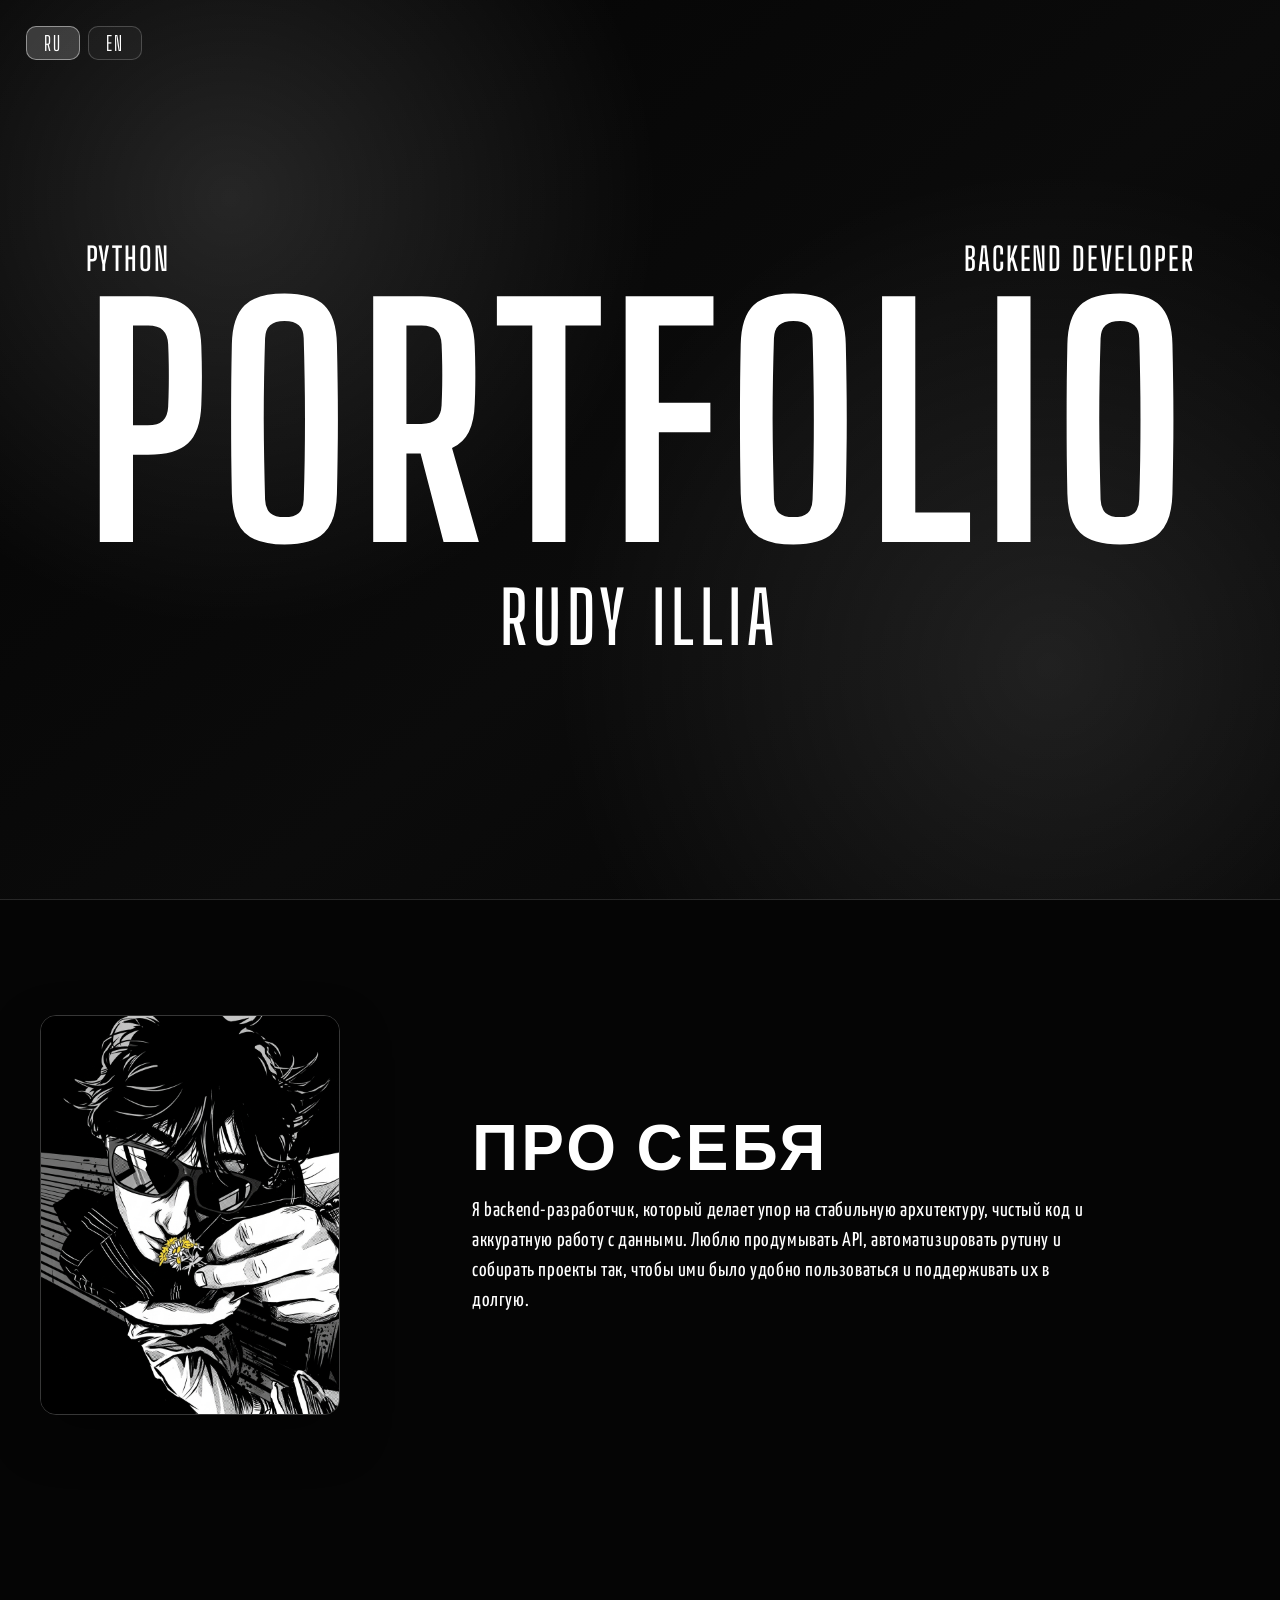
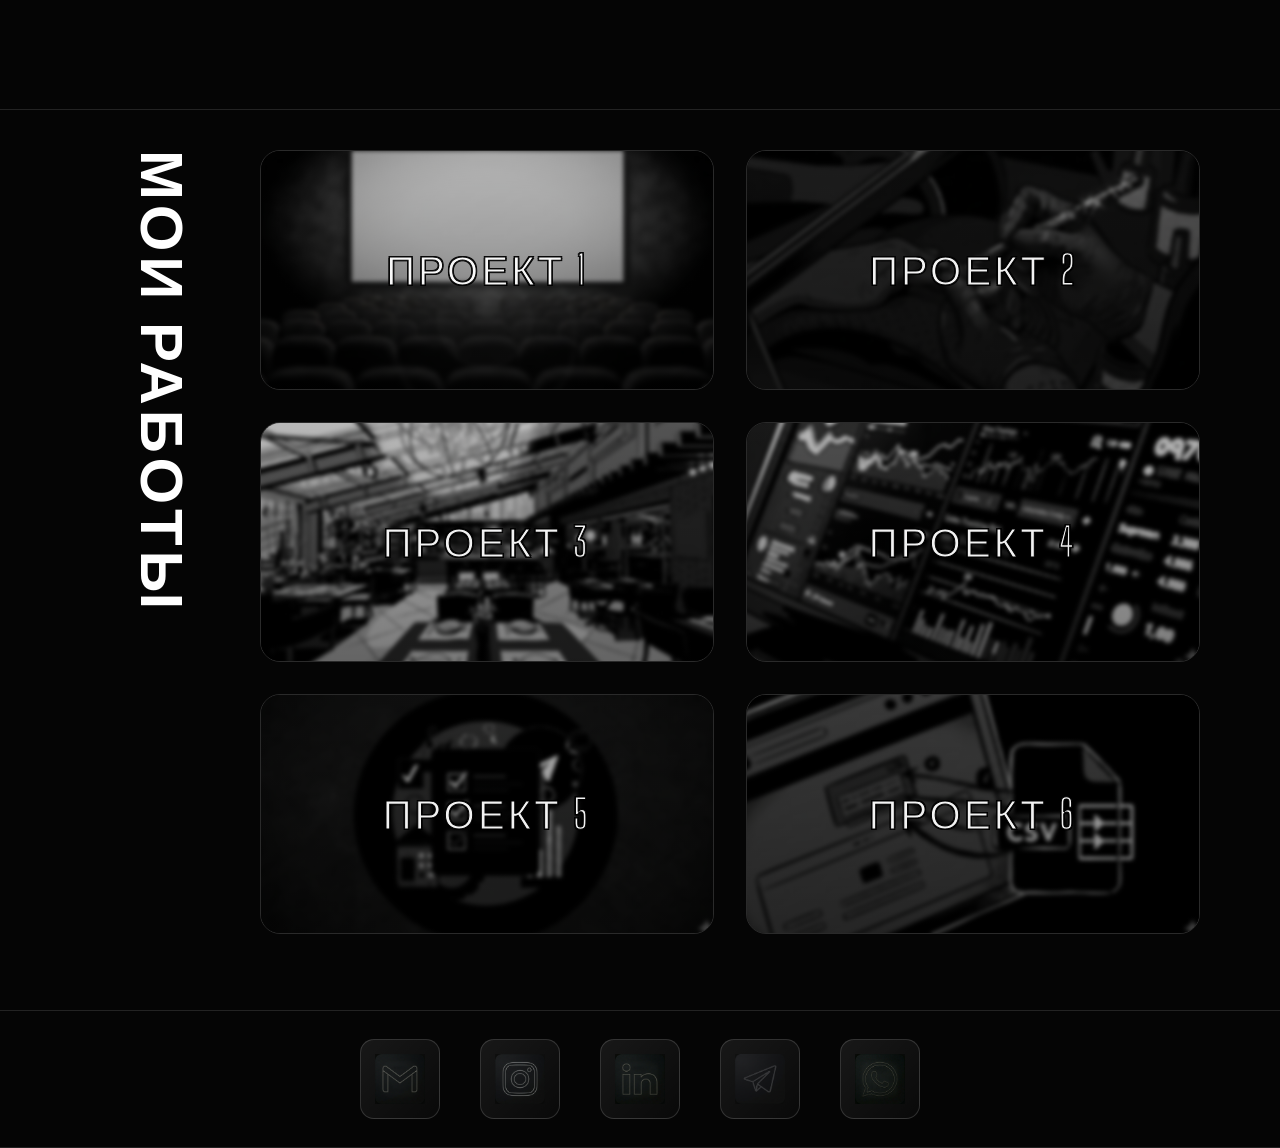
<file: index.html>
<!DOCTYPE html>
<html lang="ru">
<head>
    <meta charset="UTF-8">
    <meta name="viewport" content="width=device-width, initial-scale=1.0">
    <title>Rudik | Python Backend Developer</title>
    <link rel="preconnect" href="https://fonts.googleapis.com">
    <link rel="preconnect" href="https://fonts.gstatic.com" crossorigin>
    <link href="https://fonts.googleapis.com/css2?family=Big+Shoulders+Display:wght@400;600;700&display=swap" rel="stylesheet">
    <link href="https://fonts.googleapis.com/css2?family=Yanone+Kaffeesatz:wght@400;600&display=swap" rel="stylesheet">
    <link rel="stylesheet" href="css/style.css">
</head>
<body>
    <main class="page">
        <section id="greeting" class="section">
            <div class="language-switch" aria-label="Language switcher">
                <button class="lang-btn active" id="lang-ru" type="button">RU</button>
                <button class="lang-btn" id="lang-en" type="button">EN</button>
            </div>
            <div class="hero-content">
                <div class="hero-headline">
                    <div class="hero-top-row">
                        <div class="hero-python">PYTHON</div>
                        <div class="hero-backend">BACKEND DEVELOPER</div>
                    </div>
                    <h1 class="hero-title">PORTFOLIO</h1>
                </div>
                <div class="hero-name">RUDY ILLIA</div>
            </div>
        </section>

        <section id="bio" class="section">
            <div class="bio-layout">
                <div class="bio-photo">
                    <img src="images/1.JPG" alt="Портрет автора">
                </div>
                <div class="bio-text">
                    <h2 class="bio-title" data-i18n="bioTitle">ПРО СЕБЯ</h2>
                    <p class="bio-copy" data-i18n="bioCopy">
                        Я backend-разработчик, который делает упор на стабильную архитектуру, чистый код
                        и аккуратную работу с данными. Люблю продумывать API, автоматизировать рутину и
                        собирать проекты так, чтобы ими было удобно пользоваться и поддерживать их в долгую.
                    </p>
                </div>
            </div>
        </section>

        <section id="works" class="section">
            <div class="works-container">
                <div class="works-title-vertical" data-i18n="worksTitle">МОИ РАБОТЫ</div>
                <div class="works-grid" id="works-grid">
                    <a id="project-link-1" href="my_projects/project_1/pr_1.html" class="project-card"><span class="project-card-label" data-i18n="project1">Проект 1</span></a>
                    <a id="project-link-2" href="my_projects/project_2/pr_2.html" class="project-card"><span class="project-card-label" data-i18n="project2">Проект 2</span></a>
                    <a id="project-link-3" href="my_projects/project_3/pr_3.html" class="project-card"><span class="project-card-label" data-i18n="project3">Проект 3</span></a>
                    <a id="project-link-4" href="my_projects/project_4/pr_4.html" class="project-card"><span class="project-card-label" data-i18n="project4">Проект 4</span></a>
                    <a id="project-link-5" href="my_projects/project_5/pr_5.html" class="project-card"><span class="project-card-label" data-i18n="project5">Проект 5</span></a>
                    <a id="project-link-6" href="my_projects/project_6/pr_6.html" class="project-card"><span class="project-card-label" data-i18n="project6">Проект 6</span></a>
                </div>
            </div>
        </section>

        <section id="contacts" class="section section-contacts">
            <div class="contacts-container">
                <a href="mailto:ilarudyj78@gmail.com" class="contact-link" title="Email">
                    <img src="images/contacts/gm.png" alt="Gmail">
                </a>
                <a href="https://www.instagram.com/rudik_soft/" target="_blank" rel="noopener noreferrer" class="contact-link" title="Instagram">
                    <img src="images/contacts/in.png" alt="Instagram">
                </a>
                <a href="https://www.linkedin.com/in/illia-rudik-70b2b2402?utm_source=share_via&utm_content=profile&utm_medium=member_ios" target="_blank" rel="noopener noreferrer" class="contact-link" title="LinkedIn">
                    <img src="images/contacts/lin.png" alt="LinkedIn">
                </a>
                <a href="https://t.me/rudi_ik" target="_blank" rel="noopener noreferrer" class="contact-link" title="Telegram">
                    <img src="images/contacts/tg.png" alt="Telegram">
                </a>
                <a href="https://wa.me/995595250168" target="_blank" rel="noopener noreferrer" class="contact-link" title="WhatsApp">
                    <img src="images/contacts/wat.png" alt="WhatsApp">
                </a>
            </div>
        </section>
    </main>

    <script src="js/main.js"></script>
</body>
</html>
</file>
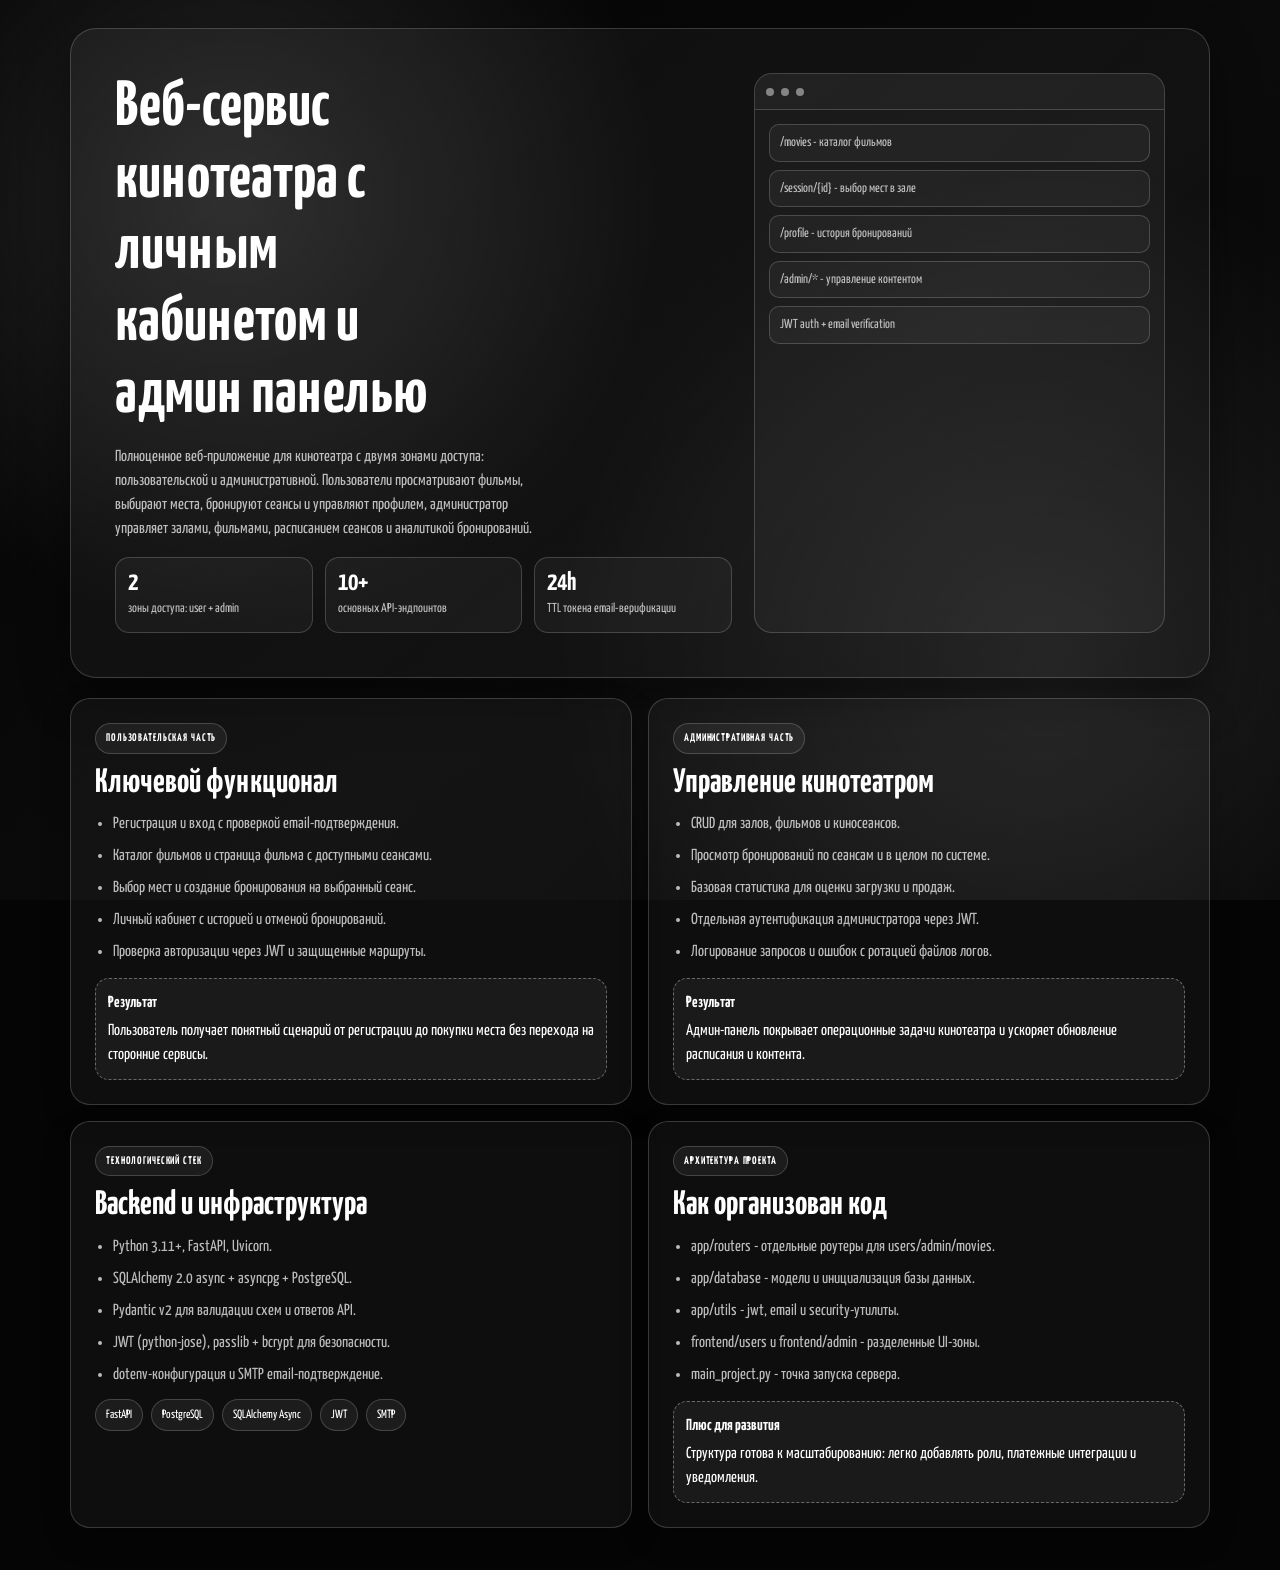
<file: my_projects/project_1/pr_1.html>
<!doctype html>
<html id="html-root" lang="ru">
	<head>
		<meta charset="UTF-8" />
		<meta name="viewport" content="width=device-width, initial-scale=1.0" />
		<meta
			name="description"
			content="Проекта КиноЗал: FastAPI, PostgreSQL, пользовательская зона, админ-панель, бронирование и email-верификация."
		/>
		<link rel="preconnect" href="https://fonts.googleapis.com" />
		<link rel="preconnect" href="https://fonts.gstatic.com" crossorigin />
		<link
			href="https://fonts.googleapis.com/css2?family=Yanone+Kaffeesatz:wght@400;600;700&display=swap"
			rel="stylesheet"
		/>
		<style>
			:root {
				--bg: #050505;
				--paper: rgba(255, 255, 255, 0.04);
				--ink: #ffffff;
				--muted: rgba(255, 255, 255, 0.72);
				--line: rgba(255, 255, 255, 0.18);
				--brand: #ffffff;
				--brand-2: #ffffff;
				--accent-warm: rgba(255, 255, 255, 0.07);
				--accent-cold: rgba(255, 255, 255, 0.06);
				--hero: linear-gradient(140deg, rgba(255, 255, 255, 0.05) 0%, rgba(255, 255, 255, 0.02) 100%);
				--shadow: 0 20px 48px rgba(0, 0, 0, 0.45);
			}

			* {
				box-sizing: border-box;
				margin: 0;
				padding: 0;
			}

			body {
				font-family: "Yanone Kaffeesatz", "Segoe UI", sans-serif;
				color: var(--ink);
				min-height: 100vh;
				line-height: 1.5;
				background:
					radial-gradient(circle at 18% 22%, rgba(255, 255, 255, 0.13), rgba(255, 255, 255, 0) 34%),
					radial-gradient(circle at 82% 74%, rgba(255, 255, 255, 0.1), rgba(255, 255, 255, 0) 40%),
					linear-gradient(140deg, #030303 0%, #0b0b0b 56%, #040404 100%);
				background-attachment: fixed;
				background-color: #050505;
			}

			.noise {
				position: fixed;
				inset: 0;
				pointer-events: none;
				opacity: 0.08;
				background-image: radial-gradient(rgba(255, 255, 255, 0.08) 0.6px, transparent 0.6px);
				background-size: 3px 3px;
			}

			.lang-btn {
				width: 54px;
				height: 34px;
				border-radius: 10px;
				border: 1px solid rgba(255, 255, 255, 0.2);
				background: rgba(255, 255, 255, 0.04);
				color: #ffffff;
				font-family: "Yanone Kaffeesatz", sans-serif;
				font-size: 22px;
				letter-spacing: 0.06em;
				cursor: pointer;
				transition: all 0.25s ease;
			}

			.lang-btn:hover {
				border-color: rgba(255, 255, 255, 0.35);
				background: rgba(255, 255, 255, 0.08);
			}

			.lang-btn.active {
				background: rgba(255, 255, 255, 0.18);
				border-color: rgba(255, 255, 255, 0.45);
			}

			.page {
				width: min(1140px, 92vw);
				margin: 0 auto;
				padding: 28px 0 42px;
				position: relative;
				z-index: 1;
			}

			.top {
				display: flex;
				justify-content: space-between;
				align-items: center;
				gap: 12px;
				margin-bottom: 18px;
				padding-left: 190px;
			}

			.brand {
				font-family: "Yanone Kaffeesatz", sans-serif;
				font-size: clamp(20px, 2.4vw, 29px);
				font-weight: 700;
			}

			.state {
				border: 1px solid var(--line);
				background: rgba(255, 255, 255, 0.05);
				border-radius: 999px;
				padding: 8px 13px;
				font-size: 13px;
				color: var(--muted);
			}

			.hero {
				border: 1px solid var(--line);
				border-radius: 26px;
				padding: clamp(24px, 4vw, 44px);
				background: var(--hero);
				box-shadow: var(--shadow);
				display: grid;
				grid-template-columns: 1.2fr 0.8fr;
				gap: 22px;
			}

			.kicker {
				display: inline-block;
				margin-bottom: 12px;
				border: 1px solid var(--line);
				background: var(--accent-warm);
				border-radius: 999px;
				padding: 6px 11px;
				text-transform: uppercase;
				letter-spacing: 0.07em;
				font-weight: 800;
				font-size: 12px;
				color: #ffffff;
			}

			h1,
			h2,
			h3 {
				font-family: "Yanone Kaffeesatz", sans-serif;
				line-height: 1.12;
			}

			h1 {
				font-size: clamp(34px, 5vw, 66px);
				max-width: 14ch;
			}

			.hero p {
				margin-top: 14px;
				color: var(--muted);
				max-width: 63ch;
			}

			.cta {
				margin-top: 22px;
				display: flex;
				flex-wrap: wrap;
				gap: 10px;
			}

			.btn {
				display: inline-flex;
				text-decoration: none;
				border: 1px solid var(--line);
				color: var(--ink);
				background: rgba(255, 255, 255, 0.05);
				border-radius: 12px;
				padding: 10px 16px;
				font-weight: 700;
				font-size: 14px;
				transition: transform 180ms ease, box-shadow 180ms ease;
			}

			.btn:hover {
				transform: translateY(-2px);
				box-shadow: 0 10px 20px rgba(0, 0, 0, 0.08);
			}

			.btn.primary {
				background: rgba(255, 255, 255, 0.16);
				border-color: rgba(255, 255, 255, 0.35);
				color: #ffffff;
			}

			.window {
				border: 1px solid var(--line);
				background: rgba(255, 255, 255, 0.04);
				border-radius: 18px;
				overflow: hidden;
			}

			.window-top {
				height: 36px;
				border-bottom: 1px solid var(--line);
				background: rgba(255, 255, 255, 0.03);
				display: flex;
				align-items: center;
				gap: 7px;
				padding: 0 11px;
			}

			.dot {
				width: 8px;
				height: 8px;
				border-radius: 50%;
				background: rgba(255, 255, 255, 0.45);
			}

			.window-body {
				padding: 14px;
				display: grid;
				gap: 8px;
			}

			.line {
				border-radius: 10px;
				border: 1px solid var(--line);
				background: rgba(255, 255, 255, 0.04);
				padding: 8px 10px;
				font-size: 13px;
				color: var(--muted);
			}

			.stats {
				margin-top: 16px;
				display: grid;
				grid-template-columns: repeat(3, minmax(0, 1fr));
				gap: 12px;
			}

			.stat {
				border: 1px solid var(--line);
				background: rgba(255, 255, 255, 0.04);
				border-radius: 14px;
				padding: 12px;
			}

			.stat strong {
				display: block;
				font-family: "Yanone Kaffeesatz", sans-serif;
				font-size: 26px;
				color: var(--brand-2);
				line-height: 1;
			}

			.stat span {
				font-size: 13px;
				color: var(--muted);
			}

			.grid {
				margin-top: 20px;
				display: grid;
				grid-template-columns: repeat(2, minmax(0, 1fr));
				gap: 16px;
			}

			.card {
				border: 1px solid var(--line);
				border-radius: 20px;
				background: var(--paper);
				padding: clamp(18px, 2.4vw, 24px);
				box-shadow: 0 12px 28px rgba(0, 0, 0, 0.28);
			}

			.label {
				display: inline-block;
				margin-bottom: 10px;
				font-size: 11px;
				text-transform: uppercase;
				letter-spacing: 0.08em;
				font-weight: 800;
				border-radius: 999px;
				border: 1px solid var(--line);
				background: var(--accent-cold);
				color: #ffffff;
				padding: 6px 10px;
			}

			.card h2 {
				font-size: clamp(23px, 3vw, 34px);
				margin-bottom: 10px;
			}

			.list {
				padding-left: 18px;
				display: grid;
				gap: 8px;
				color: var(--muted);
			}

			.chips {
				display: flex;
				flex-wrap: wrap;
				gap: 8px;
				margin-top: 12px;
			}

			.chip {
				font-size: 12px;
				border: 1px solid var(--line);
				border-radius: 999px;
				padding: 6px 10px;
				background: rgba(255, 255, 255, 0.06);
				color: #ffffff;
			}

			.result {
				margin-top: 14px;
				border: 1px dashed rgba(255, 255, 255, 0.35);
				background: rgba(255, 255, 255, 0.05);
				border-radius: 14px;
				padding: 12px;
			}

			.result strong {
				display: block;
				color: #ffffff;
				margin-bottom: 4px;
			}

			.footer {
				margin-top: 18px;
				text-align: center;
				color: var(--muted);
				font-size: 14px;
			}

			.footer a {
				color: #ffffff;
				text-decoration: underline;
				text-underline-offset: 3px;
			}

			.reveal {
				opacity: 0;
				transform: translateY(16px);
				animation: rise 680ms ease forwards;
			}

			.delay-1 { animation-delay: 0.12s; }
			.delay-2 { animation-delay: 0.24s; }
			.delay-3 { animation-delay: 0.36s; }

			@keyframes rise {
				to {
					opacity: 1;
					transform: translateY(0);
				}
			}

			@media (max-width: 980px) {
				.language-switch {
					top: -4px;
					left: 0;
				}

				.top {
					padding-left: 0;
					padding-top: 44px;
				}

				.hero,
				.grid {
					grid-template-columns: 1fr;
				}

				.stats {
					grid-template-columns: 1fr;
				}

				.page {
					padding-top: 20px;
				}
			}
		</style>
	</head>
	<body>
		<div class="noise" aria-hidden="true"></div>

		<main class="page">

			<section class="hero reveal delay-1">
				<article>
					<h1 data-i18n="heroTitle">Веб-сервис кинотеатра с личным кабинетом и админ панелью</h1>
					<p data-i18n="heroCopy">
						Полноценное веб-приложение для кинотеатра с двумя зонами доступа:
						пользовательской и административной. Пользователи просматривают
						фильмы, выбирают места, бронируют сеансы и управляют профилем,
						администратор управляет залами, фильмами, расписанием сеансов и
						аналитикой бронирований.
					</p>
					<div class="stats" aria-label="Краткие метрики проекта">
						<div class="stat">
							<strong>2</strong>
							<span data-i18n="stat1">зоны доступа: user + admin</span>
						</div>
						<div class="stat">
							<strong>10+</strong>
							<span data-i18n="stat2">основных API-эндпоинтов</span>
						</div>
						<div class="stat">
							<strong>24h</strong>
							<span data-i18n="stat3">TTL токена email-верификации</span>
						</div>
					</div>
				</article>

				<aside class="window" aria-label="Превью ключевых экранов" data-i18n-aria="previewAria">
					<div class="window-top">
						<span class="dot"></span>
						<span class="dot"></span>
						<span class="dot"></span>
					</div>
					<div class="window-body">
						<div class="line" data-i18n="line1">/movies - каталог фильмов</div>
						<div class="line" data-i18n="line2">/session/{id} - выбор мест в зале</div>
						<div class="line" data-i18n="line3">/profile - история бронирований</div>
						<div class="line" data-i18n="line4">/admin/* - управление контентом</div>
						<div class="line" data-i18n="line5">JWT auth + email verification</div>
					</div>
				</aside>
			</section>

			<section class="grid">
				<article class="card reveal delay-2" id="features">
					<span class="label" data-i18n="label1">Пользовательская часть</span>
					<h2 data-i18n="h2_1">Ключевой функционал</h2>
					<ul class="list">
						<li data-i18n="f1">Регистрация и вход с проверкой email-подтверждения.</li>
						<li data-i18n="f2">Каталог фильмов и страница фильма с доступными сеансами.</li>
						<li data-i18n="f3">Выбор мест и создание бронирования на выбранный сеанс.</li>
						<li data-i18n="f4">Личный кабинет с историей и отменой бронирований.</li>
						<li data-i18n="f5">Проверка авторизации через JWT и защищенные маршруты.</li>
					</ul>
					<div class="result">
						<strong data-i18n="result1Title">Результат</strong>
						<p data-i18n="result1Text">Пользователь получает понятный сценарий от регистрации до покупки места без перехода на сторонние сервисы.</p>
					</div>
				</article>

				<article class="card reveal delay-3" id="architecture">
					<span class="label" data-i18n="label2">Административная часть</span>
					<h2 data-i18n="h2_2">Управление кинотеатром</h2>
					<ul class="list">
						<li data-i18n="a1">CRUD для залов, фильмов и киносеансов.</li>
						<li data-i18n="a2">Просмотр бронирований по сеансам и в целом по системе.</li>
						<li data-i18n="a3">Базовая статистика для оценки загрузки и продаж.</li>
						<li data-i18n="a4">Отдельная аутентификация администратора через JWT.</li>
						<li data-i18n="a5">Логирование запросов и ошибок с ротацией файлов логов.</li>
					</ul>
					<div class="result">
						<strong data-i18n="result2Title">Результат</strong>
						<p data-i18n="result2Text">Админ-панель покрывает операционные задачи кинотеатра и ускоряет обновление расписания и контента.</p>
					</div>
				</article>

				<article class="card reveal delay-2" id="stack">
					<span class="label" data-i18n="label3">Технологический стек</span>
					<h2 data-i18n="h2_3">Backend и инфраструктура</h2>
					<ul class="list">
						<li data-i18n="s1">Python 3.11+, FastAPI, Uvicorn.</li>
						<li data-i18n="s2">SQLAlchemy 2.0 async + asyncpg + PostgreSQL.</li>
						<li data-i18n="s3">Pydantic v2 для валидации схем и ответов API.</li>
						<li data-i18n="s4">JWT (python-jose), passlib + bcrypt для безопасности.</li>
						<li data-i18n="s5">dotenv-конфигурация и SMTP email-подтверждение.</li>
					</ul>
					<div class="chips">
						<span class="chip" data-i18n="chip1">FastAPI</span>
						<span class="chip" data-i18n="chip2">PostgreSQL</span>
						<span class="chip" data-i18n="chip3">SQLAlchemy Async</span>
						<span class="chip" data-i18n="chip4">JWT</span>
						<span class="chip" data-i18n="chip5">SMTP</span>
					</div>
				</article>

				<article class="card reveal delay-3">
					<span class="label" data-i18n="label4">Архитектура проекта</span>
					<h2 data-i18n="h2_4">Как организован код</h2>
					<ul class="list">
						<li data-i18n="c1">app/routers - отдельные роутеры для users/admin/movies.</li>
						<li data-i18n="c2">app/database - модели и инициализация базы данных.</li>
						<li data-i18n="c3">app/utils - jwt, email и security-утилиты.</li>
						<li data-i18n="c4">frontend/users и frontend/admin - разделенные UI-зоны.</li>
						<li data-i18n="c5">main_project.py - точка запуска сервера.</li>
					</ul>
					<div class="result">
						<strong data-i18n="result3Title">Плюс для развития</strong>
						<p data-i18n="result3Text">Структура готова к масштабированию: легко добавлять роли, платежные интеграции и уведомления.</p>
					</div>
				</article>
			</section>
		</main>

		<script>
		// --- Языковая логика с поддержкой ?lang=ru/en ---
		function getLangFromUrl() {
			const params = new URLSearchParams(window.location.search);
			return params.get('lang');
		}
		function setLanguage(language, updateUrl = true) {
			document.documentElement.lang = language;
			localStorage.setItem('preferredLanguage', language);
			document.querySelectorAll('[data-i18n]').forEach((element) => {
				const key = element.dataset.i18n;
				const value = translations[language][key];
				if (value) {
					element.textContent = value;
				}
			});
			// Обновляем параметр lang в URL без перезагрузки
			if (updateUrl) {
				const url = new URL(window.location.href);
				url.searchParams.set('lang', language);
				window.history.replaceState({}, '', url);
			}
		}
		document.addEventListener('DOMContentLoaded', function() {
			const urlLang = getLangFromUrl();
			const savedLanguage = localStorage.getItem('preferredLanguage') || 'ru';
			setLanguage(urlLang || savedLanguage, false);

			const ruButton = document.getElementById('lang-ru');
			const enButton = document.getElementById('lang-en');
			if (ruButton && enButton) {
				ruButton.addEventListener('click', () => setLanguage('ru'));
				enButton.addEventListener('click', () => setLanguage('en'));
			}
		});
		// --- /Языковая логика ---
		const translations = {
				ru: {
					brand: 'КиноЗал • Cinema Platform',
					state: 'FastAPI + PostgreSQL',
					kicker: 'Портфолио-проект',
					heroTitle: 'Веб-сервис кинотеатра с личным кабинетом и админ панелью',
					heroCopy: 'Полноценное веб-приложение для кинотеатра с двумя зонами доступа: пользовательской и административной. Пользователи просматривают фильмы, выбирают места, бронируют сеансы и управляют профилем, администратор управляет залами, фильмами, расписанием сеансов и аналитикой бронирований.',
					btnFeatures: 'Функционал',
					btnStack: 'Стек',
					btnArchitecture: 'Архитектура',
					stat1: 'зоны доступа: user + admin',
					stat2: 'основных API-эндпоинтов',
					stat3: 'TTL токена email-верификации',
					previewAria: 'Превью ключевых экранов',
					line1: '/movies - каталог фильмов',
					line2: '/session/{id} - выбор мест в зале',
					line3: '/profile - история бронирований',
					line4: '/admin/* - управление контентом',
					line5: 'JWT auth + email verification',
					label1: 'Пользовательская часть',
					h2_1: 'Ключевой функционал',
					f1: 'Регистрация и вход с проверкой email-подтверждения.',
					f2: 'Каталог фильмов и страница фильма с доступными сеансами.',
					f3: 'Выбор мест и создание бронирования на выбранный сеанс.',
					f4: 'Личный кабинет с историей и отменой бронирований.',
					f5: 'Проверка авторизации через JWT и защищенные маршруты.',
					result1Title: 'Результат',
					result1Text: 'Пользователь получает понятный сценарий от регистрации до покупки места без перехода на сторонние сервисы.',
					label2: 'Административная часть',
					h2_2: 'Управление кинотеатром',
					a1: 'CRUD для залов, фильмов и киносеансов.',
					a2: 'Просмотр бронирований по сеансам и в целом по системе.',
					a3: 'Базовая статистика для оценки загрузки и продаж.',
					a4: 'Отдельная аутентификация администратора через JWT.',
					a5: 'Логирование запросов и ошибок с ротацией файлов логов.',
					result2Title: 'Результат',
					result2Text: 'Админ-панель покрывает операционные задачи кинотеатра и ускоряет обновление расписания и контента.',
					label3: 'Технологический стек',
					h2_3: 'Backend и инфраструктура',
					s1: 'Python 3.11+, FastAPI, Uvicorn.',
					s2: 'SQLAlchemy 2.0 async + asyncpg + PostgreSQL.',
					s3: 'Pydantic v2 для валидации схем и ответов API.',
					s4: 'JWT (python-jose), passlib + bcrypt для безопасности.',
					s5: 'dotenv-конфигурация и SMTP email-подтверждение.',
					chip1: 'FastAPI',
					chip2: 'PostgreSQL',
					chip3: 'SQLAlchemy Async',
					chip4: 'JWT',
					chip5: 'SMTP',
					label4: 'Архитектура проекта',
					h2_4: 'Как организован код',
					c1: 'app/routers - отдельные роутеры для users/admin/movies.',
					c2: 'app/database - модели и инициализация базы данных.',
					c3: 'app/utils - jwt, email и security-утилиты.',
					c4: 'frontend/users и frontend/admin - разделенные UI-зоны.',
					c5: 'main_project.py - точка запуска сервера.',
					result3Title: 'Плюс для развития',
					result3Text: 'Структура готова к масштабированию: легко добавлять роли, платежные интеграции и уведомления.',
					footerText: 'Проект: kinoeatr_website • Формат: portfolio one-page presentation'
				},
				en: {
					brand: 'KinoZal • Cinema Platform',
					state: 'FastAPI + PostgreSQL',
					kicker: 'Portfolio Project',
					heroTitle: 'Cinema web service with user account and admin panel',
					heroCopy: 'A full-featured web application for a cinema with two access zones: user and admin. Users browse movies, pick seats, book sessions, and manage their profile, while the administrator manages halls, movies, session schedules, and booking analytics.',
					btnFeatures: 'Features',
					btnStack: 'Stack',
					btnArchitecture: 'Architecture',
					stat1: 'access zones: user + admin',
					stat2: 'core API endpoints',
					stat3: 'email verification token TTL',
					previewAria: 'Preview of key screens',
					line1: '/movies - movie catalog',
					line2: '/session/{id} - seat selection in hall',
					line3: '/profile - booking history',
					line4: '/admin/* - content management',
					line5: 'JWT auth + email verification',
					label1: 'User Side',
					h2_1: 'Core Functionality',
					f1: 'Registration and login with email confirmation validation.',
					f2: 'Movie catalog and movie page with available sessions.',
					f3: 'Seat selection and booking creation for a selected session.',
					f4: 'Personal account with booking history and cancellations.',
					f5: 'JWT authorization checks and protected routes.',
					result1Title: 'Result',
					result1Text: 'The user gets a clear flow from registration to seat purchase without switching to external services.',
					label2: 'Administrative Side',
					h2_2: 'Cinema Management',
					a1: 'CRUD for halls, movies, and cinema sessions.',
					a2: 'View bookings by sessions and across the whole system.',
					a3: 'Basic statistics to evaluate occupancy and sales.',
					a4: 'Separate administrator authentication via JWT.',
					a5: 'Request and error logging with log file rotation.',
					result2Title: 'Result',
					result2Text: 'The admin panel covers cinema operations and accelerates schedule and content updates.',
					label3: 'Technology Stack',
					h2_3: 'Backend and Infrastructure',
					s1: 'Python 3.11+, FastAPI, Uvicorn.',
					s2: 'SQLAlchemy 2.0 async + asyncpg + PostgreSQL.',
					s3: 'Pydantic v2 for API schema and response validation.',
					s4: 'JWT (python-jose), passlib + bcrypt for security.',
					s5: 'dotenv configuration and SMTP email confirmation.',
					chip1: 'FastAPI',
					chip2: 'PostgreSQL',
					chip3: 'SQLAlchemy Async',
					chip4: 'JWT',
					chip5: 'SMTP',
					label4: 'Project Architecture',
					h2_4: 'How the code is organized',
					c1: 'app/routers - separate routers for users/admin/movies.',
					c2: 'app/database - models and database initialization.',
					c3: 'app/utils - jwt, email, and security utilities.',
					c4: 'frontend/users and frontend/admin - separated UI zones.',
					c5: 'main_project.py - server entry point.',
					result3Title: 'Growth Advantage',
					result3Text: 'The structure is ready for scaling: easy to add roles, payment integrations, and notifications.',
					footerText: 'Project: kinoeatr_website • Format: portfolio one-page presentation'
				}
			};

			// --- Языковая логика с поддержкой ?lang=ru/en ---
			function getLangFromUrl() {
				const params = new URLSearchParams(window.location.search);
				return params.get('lang');
			}
			function setLanguage(language, updateUrl = true) {
				document.documentElement.lang = language;
				localStorage.setItem('preferredLanguage', language);
				document.querySelectorAll('[data-i18n]').forEach((element) => {
					const key = element.dataset.i18n;
					const value = translations[language][key];
					if (value) {
						element.textContent = value;
					}
				});
				document.querySelectorAll('[data-i18n-aria]').forEach((element) => {
					const key = element.dataset.i18nAria;
					const value = translations[language][key];
					if (value) {
						element.setAttribute('aria-label', value);
					}
				});
				ruButton.classList.toggle('active', language === 'ru');
				enButton.classList.toggle('active', language === 'en');
				// Обновляем параметр lang в URL без перезагрузки
				if (updateUrl) {
					const url = new URL(window.location.href);
					url.searchParams.set('lang', language);
					window.history.replaceState({}, '', url);
				}
			}
			const urlLang = getLangFromUrl();
			const savedLanguage = localStorage.getItem('preferredLanguage') || 'ru';
			setLanguage(urlLang || savedLanguage, false);

			const ruButton = document.getElementById('lang-ru');
			const enButton = document.getElementById('lang-en');
			if (ruButton && enButton) {
				ruButton.addEventListener('click', () => setLanguage('ru'));
				enButton.addEventListener('click', () => setLanguage('en'));
			}
			// --- /Языковая логика ---
		</script>
	</body>
</html>
</file>
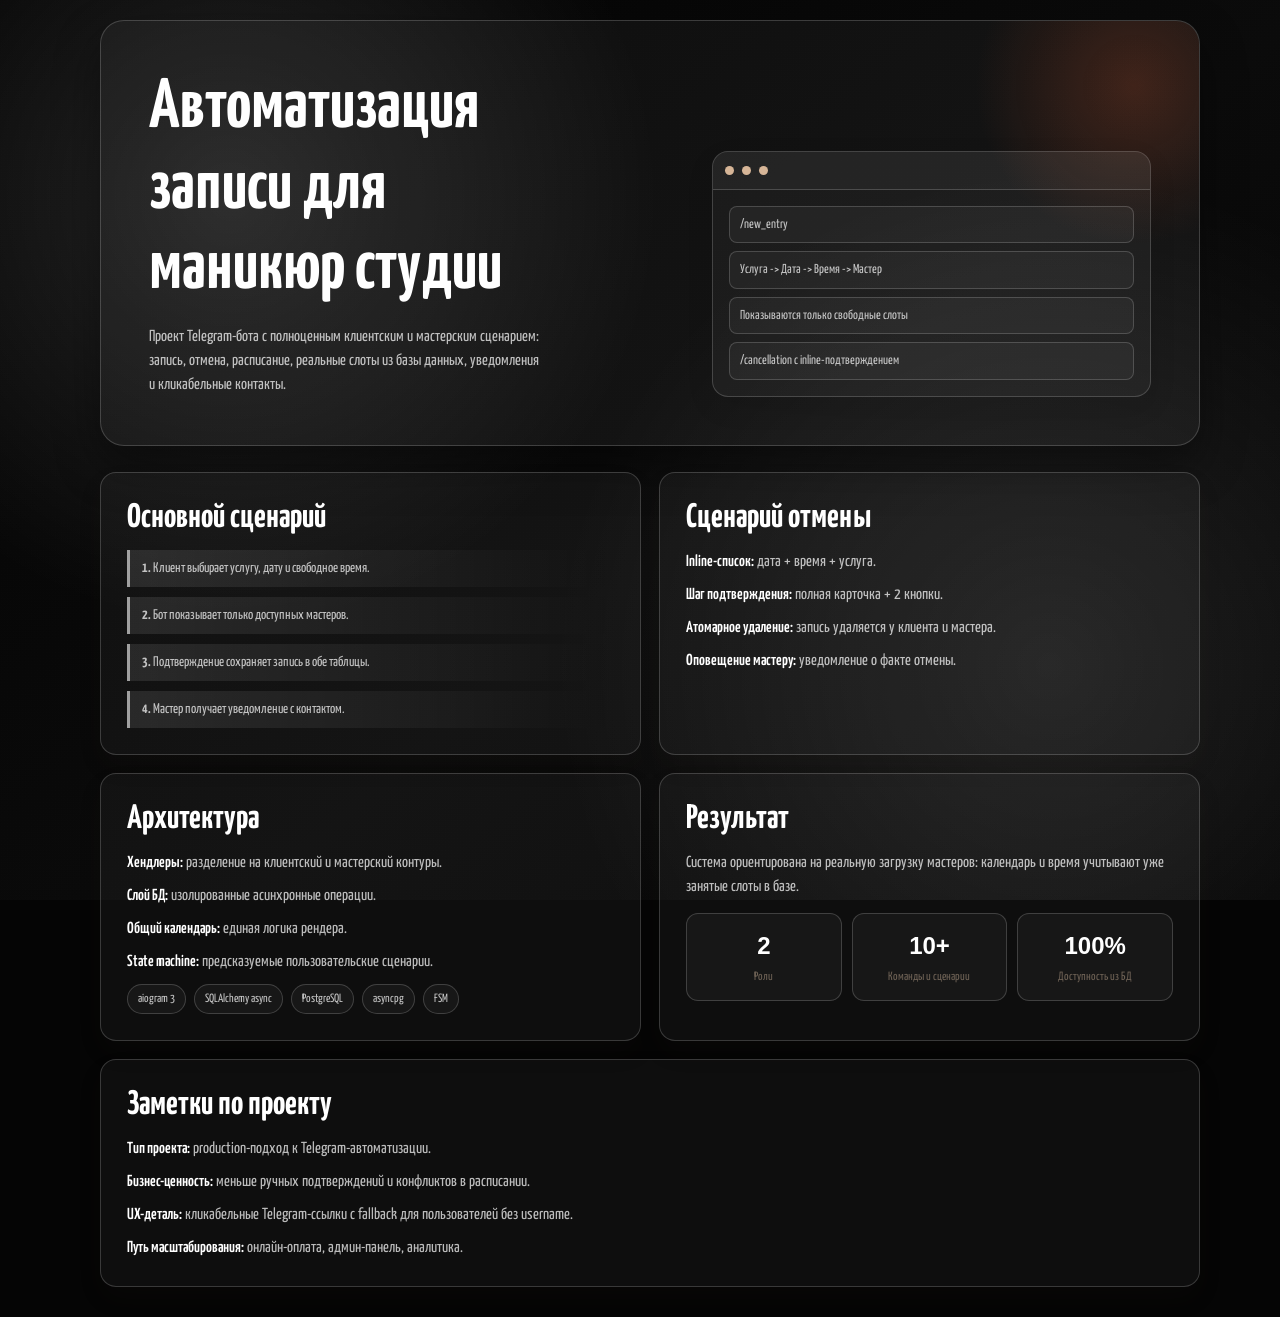
<file: my_projects/project_2/pr_2.html>
<!doctype html>
<html id="html-root" lang="ru">
<head>
  <meta charset="UTF-8" />
  <meta name="viewport" content="width=device-width, initial-scale=1.0" />
  <meta name="description" content="Презентация Telegram-бота для маникюр-студии: запись, отмена, расписание мастеров, уведомления и PostgreSQL." />
  <link rel="preconnect" href="https://fonts.googleapis.com" />
  <link rel="preconnect" href="https://fonts.gstatic.com" crossorigin />
  <link href="https://fonts.googleapis.com/css2?family=Yanone+Kaffeesatz:wght@400;600;700&display=swap" rel="stylesheet" />
  <style>
    :root {
      --bg: #050505;
      --paper: rgba(255, 255, 255, 0.04);
      --ink: #ffffff;
      --muted: rgba(255, 255, 255, 0.72);
      --line: rgba(255, 255, 255, 0.18);
      --accent: rgba(255, 255, 255, 0.16);
      --accent-2: rgba(255, 255, 255, 0.78);
      --chip: rgba(255, 255, 255, 0.07);
      --shadow: 0 20px 45px rgba(0, 0, 0, 0.42);
      --radius-xl: 24px;
      --radius-lg: 16px;
    }

    * {
      box-sizing: border-box;
      margin: 0;
      padding: 0;
    }

    body {
      font-family: "Yanone Kaffeesatz", "Segoe UI", sans-serif;
      color: var(--ink);
      background:
        radial-gradient(circle at 18% 22%, rgba(255, 255, 255, 0.13), rgba(255, 255, 255, 0) 34%),
        radial-gradient(circle at 82% 74%, rgba(255, 255, 255, 0.1), rgba(255, 255, 255, 0) 40%),
        linear-gradient(140deg, #030303 0%, #0b0b0b 56%, #040404 100%);
      background-attachment: fixed;
      background-color: #050505;
      min-height: 100vh;
      line-height: 1.5;
    }

    .grain {
      position: fixed;
      inset: 0;
      pointer-events: none;
      background-image: radial-gradient(rgba(255, 255, 255, 0.06) 0.5px, transparent 0.5px);
      background-size: 3px 3px;
      opacity: 0.12;
      z-index: 0;
    }

    .lang-btn {
      width: 54px;
      height: 34px;
      border-radius: 10px;
    }

    .const.translations {
      background: rgba(255, 255, 255, 0.04);
      color: #ffffff;
      font-family: "Yanone Kaffeesatz", sans-serif;
      font-size: 22px;
      letter-spacing: 0.06em;
      cursor: pointer;
      transition: all 0.25s ease;
      display: inline-flex;
      align-items: center;
      justify-content: center;
      text-decoration: none;
    }

    .lang-btn.active {
      background: rgba(255, 255, 255, 0.18);
      border-color: rgba(255, 255, 255, 0.45);
    }

    .wrap {
      width: min(1120px, 92vw);
      margin: 0 auto;
      padding-left: 20px;
      position: relative;
      z-index: 1;
    }

    header {
      padding: 28px 0 10px;
      display: flex;
      justify-content: space-between;
      align-items: center;
      gap: 16px;
      padding-left: 190px;
    }

    .brand {
      font-family: "Yanone Kaffeesatz", sans-serif;
      font-size: clamp(20px, 2vw, 26px);
      font-weight: 700;
      letter-spacing: 0.02em;
    }

    .status {
      border: 1px solid var(--line);
      background: var(--paper);
      border-radius: 999px;
      padding: 8px 14px;
      font-size: 13px;
      color: var(--muted);
      white-space: nowrap;
    }

    .hero {
      margin-top: 20px;
      padding: clamp(26px, 4vw, 48px);
      border: 1px solid var(--line);
      border-radius: var(--radius-xl);
      background: linear-gradient(145deg, #fffdf8 0%, #fff6e9 58%, #f5fbf8 100%);
      box-shadow: var(--shadow);
      overflow: hidden;
      position: relative;
      isolation: isolate;
    }

    .hero::after {
      content: "";
      position: absolute;
      width: 320px;
      height: 320px;
      right: -95px;
      top: -95px;
      border-radius: 50%;
      background: radial-gradient(circle, rgba(197, 83, 45, 0.25), transparent 70%);
      z-index: -1;
    }

    .hero-grid {
      display: grid;
      grid-template-columns: 1.2fr 1fr;
      gap: clamp(18px, 3vw, 36px);
      align-items: end;
    }

    .eyebrow {
      display: inline-block;
      background: var(--chip);
      border: 1px solid #e4d4bf;
      color: #6b4a2c;
      border-radius: 999px;
      padding: 6px 12px;
      font-size: 12px;
      font-weight: 600;
      margin-bottom: 14px;
      text-transform: uppercase;
      letter-spacing: 0.07em;
    }

    h1, h2, h3 {
      font-family: "Yanone Kaffeesatz", sans-serif;
      line-height: 1.15;
    }

    h1 {
      font-size: clamp(34px, 6vw, 70px);
      max-width: 14ch;
    }

    .hero p {
      margin-top: 14px;
      color: var(--muted);
      max-width: 56ch;
    }

    .hero-actions {
      margin-top: 24px;
      display: flex;
      flex-wrap: wrap;
      gap: 10px;
    }

    .btn {
      padding: 11px 18px;
      border-radius: 12px;
      text-decoration: none;
      font-weight: 600;
      font-size: 14px;
      border: 1px solid var(--ink);
      color: var(--ink);
      background: transparent;
      transition: transform 180ms ease, box-shadow 180ms ease;
    }

    .btn:hover {
      transform: translateY(-2px);
      box-shadow: 0 10px 20px rgba(0, 0, 0, 0.08);
    }

    .btn.primary {
      background: var(--accent);
      color: #fff;
      border-color: var(--accent);
    }

    .preview {
      border: 1px solid #ccbca8;
      border-radius: var(--radius-lg);
      background: #fff;
      overflow: hidden;
      box-shadow: 0 10px 30px rgba(0, 0, 0, 0.07);
    }

    .preview-top {
      height: 38px;
      border-bottom: 1px solid #e7dccf;
      display: flex;
      align-items: center;
      gap: 8px;
      padding: 0 12px;
      background: #fbf6ef;
    }

    .dot {
      width: 9px;
      height: 9px;
      border-radius: 50%;
      background: #d6b597;
    }

    .preview-body {
      padding: 16px;
      display: grid;
      gap: 8px;
      font-size: 13px;
      color: #454545;
    }

    .line {
      border-radius: 8px;
      padding: 8px 10px;
      background: #f5efe6;
      border: 1px solid #eadfce;
    }

    main {
      margin-top: 26px;
      display: grid;
      gap: 18px;
      padding-bottom: 30px;
    }

    .grid-2 {
      display: grid;
      grid-template-columns: repeat(2, minmax(0, 1fr));
      gap: 18px;
    }

    .card {
      border: 1px solid var(--line);
      border-radius: var(--radius-lg);
      background: var(--paper);
      padding: clamp(18px, 2.6vw, 26px);
      box-shadow: 0 12px 26px rgba(59, 43, 29, 0.07);
    }

    .card h2 {
      font-size: clamp(24px, 3vw, 34px);
      margin-bottom: 12px;
    }

    .chips {
      display: flex;
      flex-wrap: wrap;
      gap: 8px;
      margin-top: 10px;
    }

    .chip {
      font-size: 12px;
      border: 1px solid #d9cab7;
      background: #faf2e7;
      border-radius: 999px;
      padding: 5px 10px;
      color: #614a33;
    }

    .list {
      display: grid;
      gap: 9px;
      margin-top: 6px;
      color: var(--muted);
    }

    .list b {
      color: var(--ink);
      font-weight: 600;
    }

    .timeline {
      display: grid;
      gap: 10px;
      margin-top: 8px;
    }

    .step {
      border-left: 3px solid var(--accent-2);
      padding: 8px 0 8px 12px;
      color: #304640;
      background: linear-gradient(90deg, rgba(10, 143, 122, 0.08), transparent);
      border-radius: 0 10px 10px 0;
      font-size: 14px;
    }

    .stats {
      display: grid;
      grid-template-columns: repeat(3, minmax(0, 1fr));
      gap: 10px;
      margin-top: 14px;
    }

    .stat {
      padding: 14px 12px;
      border-radius: 12px;
      border: 1px solid #e4d5c2;
      background: #fff8ee;
      text-align: center;
    }

    .stat-num {
      font-family: "Space Grotesk", sans-serif;
      font-weight: 700;
      font-size: 24px;
      color: #b64d2b;
    }

    .stat-label {
      font-size: 12px;
      color: #6c6054;
      margin-top: 4px;
    }

    footer {
      margin: 12px 0 36px;
      padding: 18px 0;
      color: var(--muted);
      font-size: 13px;
      text-align: center;
    }

    footer a {
      color: #ffffff;
      text-decoration: underline;
      text-underline-offset: 3px;
    }

    .reveal {
      opacity: 0;
      transform: translateY(16px);
      animation: rise 620ms cubic-bezier(0.2, 0.65, 0.2, 1) forwards;
    }

    .delay-1 { animation-delay: 120ms; }
    .delay-2 { animation-delay: 210ms; }
    .delay-3 { animation-delay: 300ms; }
    .delay-4 { animation-delay: 390ms; }

    @keyframes rise {
      to {
        opacity: 1;
        transform: translateY(0);
      }
    }

    @media (max-width: 900px) {
      .hero-grid,
      .grid-2 {
        grid-template-columns: 1fr;
      }

      header {
        padding-left: 0;
        padding-top: 46px;
      }

      h1 {
        max-width: 18ch;
      }

      .stats {
        grid-template-columns: 1fr 1fr;
      }
    }

    @media (max-width: 560px) {
      .stats {
        grid-template-columns: 1fr;
      }

      .status {
        display: none;
      }

      .hero-actions {
        flex-direction: column;
      }

      .btn {
        width: 100%;
        text-align: center;
      }
    }

    .hero,
    .card,
    .preview,
    .status,
    .stat,
    .chip,
    .line,
    .preview-top {
      background: rgba(255, 255, 255, 0.04);
      border-color: var(--line);
      color: var(--muted);
    }

    .eyebrow,
    .btn,
    .btn.primary {
      background: rgba(255, 255, 255, 0.08);
      border-color: rgba(255, 255, 255, 0.25);
      color: #ffffff;
    }

    .step {
      color: var(--muted);
      background: linear-gradient(90deg, rgba(255, 255, 255, 0.1), transparent);
      border-left-color: rgba(255, 255, 255, 0.6);
    }

    .stat-num,
    .list b,
    .brand,
    h1,
    h2,
    h3 {
      color: #ffffff;
    }
  </style>
</head>
<body>
  <div class="grain"></div>

  <div class="wrap">
    <section class="hero reveal delay-1">
      <div class="hero-grid">
        <div>
          <h1>Автоматизация записи для маникюр студии</h1>
          <p>
            Проект Telegram-бота с полноценным клиентским и мастерским сценарием:
            запись, отмена, расписание, реальные слоты из базы данных, уведомления и
            кликабельные контакты.
          </p>
        </div>

        <div class="preview" aria-label="Карточка предпросмотра">
          <div class="preview-top">
            <span class="dot"></span>
            <span class="dot"></span>
            <span class="dot"></span>
          </div>
          <div class="preview-body">
            <div class="line">/new_entry</div>
            <div class="line">Услуга -> Дата -> Время -> Мастер</div>
            <div class="line">Показываются только свободные слоты</div>
            <div class="line">/cancellation с inline-подтверждением</div>
          </div>
        </div>
      </div>
    </section>

    <main>
      <section id="features" class="grid-2 reveal delay-2">
        <article class="card">
          <h2>Основной сценарий</h2>
          <div class="timeline">
            <div class="step"><b>1.</b> Клиент выбирает услугу, дату и свободное время.</div>
            <div class="step"><b>2.</b> Бот показывает только доступных мастеров.</div>
            <div class="step"><b>3.</b> Подтверждение сохраняет запись в обе таблицы.</div>
            <div class="step"><b>4.</b> Мастер получает уведомление с контактом.</div>
          </div>
        </article>

        <article class="card">
          <h2>Сценарий отмены</h2>
          <div class="list">
            <div><b>Inline-список:</b> дата + время + услуга.</div>
            <div><b>Шаг подтверждения:</b> полная карточка + 2 кнопки.</div>
            <div><b>Атомарное удаление:</b> запись удаляется у клиента и мастера.</div>
            <div><b>Оповещение мастеру:</b> уведомление о факте отмены.</div>
          </div>
        </article>
      </section>

      <section id="stack" class="grid-2 reveal delay-3">
        <article class="card">
          <h2>Архитектура</h2>
          <div class="list">
            <div><b>Хендлеры:</b> разделение на клиентский и мастерский контуры.</div>
            <div><b>Слой БД:</b> изолированные асинхронные операции.</div>
            <div><b>Общий календарь:</b> единая логика рендера.</div>
            <div><b>State machine:</b> предсказуемые пользовательские сценарии.</div>
          </div>
          <div class="chips">
            <span class="chip">aiogram 3</span>
            <span class="chip">SQLAlchemy async</span>
            <span class="chip">PostgreSQL</span>
            <span class="chip">asyncpg</span>
            <span class="chip">FSM</span>
          </div>
        </article>

        <article class="card">
          <h2>Результат</h2>
          <p style="color: var(--muted); margin-bottom: 8px;">
            Система ориентирована на реальную загрузку мастеров:
            календарь и время учитывают уже занятые слоты в базе.
          </p>
          <div class="stats">
            <div class="stat">
              <div class="stat-num">2</div>
              <div class="stat-label">Роли</div>
            </div>
            <div class="stat">
              <div class="stat-num">10+</div>
              <div class="stat-label">Команды и сценарии</div>
            </div>
            <div class="stat">
              <div class="stat-num">100%</div>
              <div class="stat-label">Доступность из БД</div>
            </div>
          </div>
        </article>
      </section>

      <section class="card reveal delay-4">
        <h2>Заметки по проекту</h2>
        <div class="list">
          <div><b>Тип проекта:</b> production-подход к Telegram-автоматизации.</div>
          <div><b>Бизнес-ценность:</b> меньше ручных подтверждений и конфликтов в расписании.</div>
          <div><b>UX-деталь:</b> кликабельные Telegram-ссылки с fallback для пользователей без username.</div>
          <div><b>Путь масштабирования:</b> онлайн-оплата, админ-панель, аналитика.</div>
        </div>
      </section>
    </main>
  </div>

  <script>
    const ruButton = document.getElementById('lang-ru');
    const enButton = document.getElementById('lang-en');

    const textMap = {
      'Одностраничная презентация проекта': 'One-page project presentation',
      'Автоматизация записи для маникюр студии': 'Booking automation for a nail studio',
      'Проект Telegram-бота с полноценным клиентским и мастерским сценарием: запись, отмена, расписание, реальные слоты из базы данных, уведомления и кликабельные контакты.': 'Telegram bot project with full client and master flows: booking, cancellation, schedule, real slots from the database, notifications, and clickable contacts.',
      'Смотреть возможности': 'View features',
      'Технологический стек': 'Technology stack',
      'Карточка предпросмотра': 'Preview card',
      'Услуга -> Дата -> Время -> Мастер': 'Service -> Date -> Time -> Master',
      'Показываются только свободные слоты': 'Only free slots are shown',
      '/cancellation с inline-подтверждением': '/cancellation with inline confirmation',
      'Основной сценарий': 'Main flow',
      'Клиент выбирает услугу, дату и свободное время.': 'Client chooses service, date, and free time.',
      'Бот показывает только доступных мастеров.': 'Bot shows only available masters.',
      'Подтверждение сохраняет запись в обе таблицы.': 'Confirmation saves the record in both tables.',
      'Мастер получает уведомление с контактом.': 'Master receives a notification with contact details.',
      'Сценарий отмены': 'Cancellation flow',
      'Inline-список:': 'Inline list:',
      'дата + время + услуга.': 'date + time + service.',
      'Шаг подтверждения:': 'Confirmation step:',
      'полная карточка + 2 кнопки.': 'full card + 2 buttons.',
      'Атомарное удаление:': 'Atomic deletion:',
      'запись удаляется у клиента и мастера.': 'record is removed for both client and master.',
      'Оповещение мастеру:': 'Master notification:',
      'уведомление о факте отмены.': 'cancellation event notification.',
      'Архитектура': 'Architecture',
      'Хендлеры:': 'Handlers:',
      'разделение на клиентский и мастерский контуры.': 'separation into client and master flows.',
      'Слой БД:': 'DB layer:',
      'изолированные асинхронные операции.': 'isolated asynchronous operations.',
      'Общий календарь:': 'Shared calendar:',
      'единая логика рендера.': 'single rendering logic.',
      'State machine:': 'State machine:',
      'предсказуемые пользовательские сценарии.': 'predictable user scenarios.',
      'Результат': 'Result',
      'Система ориентирована на реальную загрузку мастеров: календарь и время учитывают уже занятые слоты в базе.': 'The system is focused on real master workload: calendar and time consider already occupied slots in the database.',
      'Роли': 'Roles',
      'Команды и сценарии': 'Commands and flows',
      'Доступность из БД': 'Availability from DB',
      'Заметки по проекту': 'Project notes',
      'Тип проекта:': 'Project type:',
      'production-подход к Telegram-автоматизации.': 'production-oriented Telegram automation approach.',
      'Бизнес-ценность:': 'Business value:',
      'меньше ручных подтверждений и конфликтов в расписании.': 'fewer manual confirmations and schedule conflicts.',
      'UX-деталь:': 'UX detail:',
      'кликабельные Telegram-ссылки с fallback для пользователей без username.': 'clickable Telegram links with fallback for users without username.',
      'Путь масштабирования:': 'Scaling path:',
      'онлайн-оплата, админ-панель, аналитика.': 'online payments, admin panel, analytics.',
      'TG Bot Nails • Одностраничная презентация проекта для портфолио': 'TG Bot Nails • One-page project presentation for portfolio'
    };

    const ariaMap = {
      'Карточка предпросмотра': 'Preview card'
    };

    const nodes = [];
    const normalize = (value) => value.replace(/\s+/g, ' ').trim();

    const walker = document.createTreeWalker(document.body, NodeFilter.SHOW_TEXT);
    while (walker.nextNode()) {
      const node = walker.currentNode;
      if (node.parentElement && node.parentElement.closest('.language-switch, script, style')) {
        continue;
      }
      if (normalize(node.textContent).length > 0) {
        nodes.push({ node, original: node.textContent });
      }
    }

    const ariaElements = Array.from(document.querySelectorAll('[aria-label]')).map((el) => ({
      el,
      original: el.getAttribute('aria-label')
    }));

    function setLanguage(lang) {
      document.documentElement.lang = lang;
      localStorage.setItem('preferredLanguage', lang);

      nodes.forEach(({ node, original }) => {
        const key = normalize(original);
        if (lang === 'en' && textMap[key]) {
          node.textContent = textMap[key];
        } else {
          node.textContent = original;
        }
      });

      ariaElements.forEach(({ el, original }) => {
        if (lang === 'en' && ariaMap[original]) {
          el.setAttribute('aria-label', ariaMap[original]);
        } else {
          el.setAttribute('aria-label', original);
        }
      });

      ruButton.classList.toggle('active', lang === 'ru');
      enButton.classList.toggle('active', lang === 'en');
    }

    // Динамическая инициализация языка после загрузки DOM
    document.addEventListener('DOMContentLoaded', function() {
      const urlLang = (new URLSearchParams(window.location.search)).get('lang');
      const savedLanguage = localStorage.getItem('preferredLanguage') || 'ru';
      setLanguage(urlLang || savedLanguage);

      ruButton.addEventListener('click', () => setLanguage('ru'));
      enButton.addEventListener('click', () => setLanguage('en'));
    });
  </script>
</body>
</html>
</file>
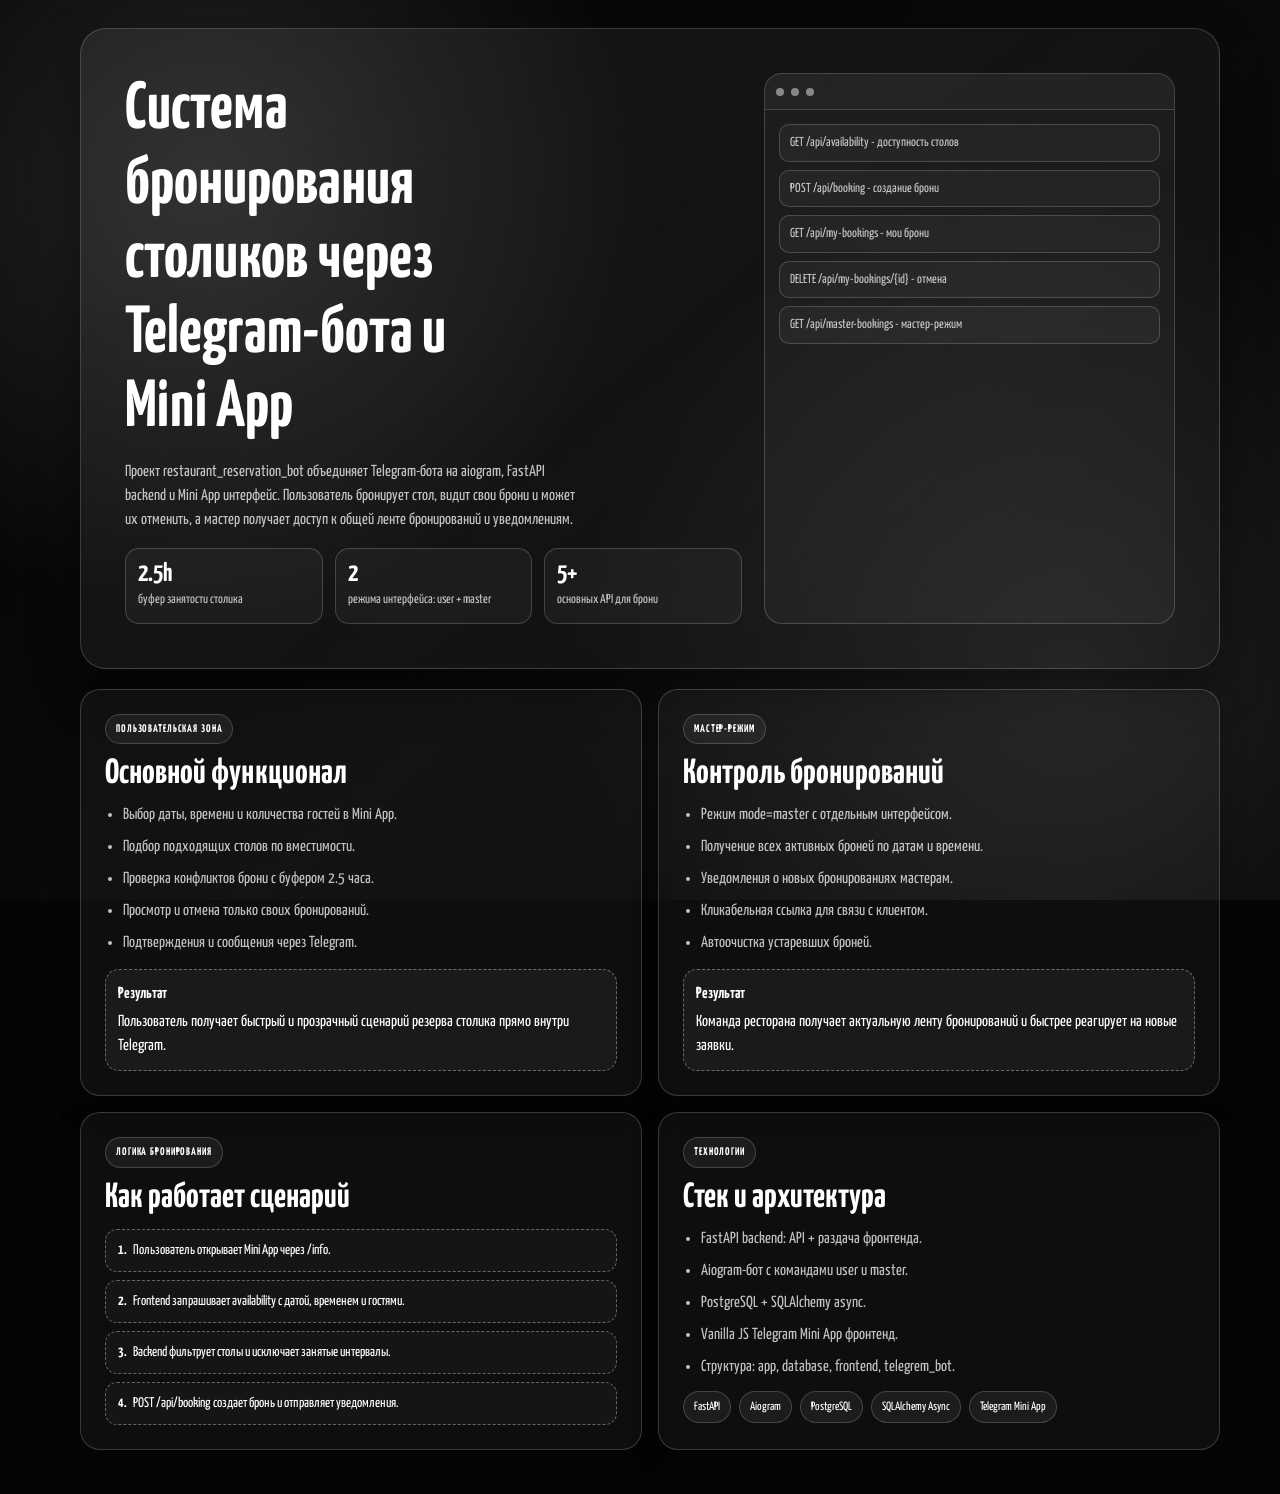
<file: my_projects/project_3/pr_3.html>
<!doctype html>
<html lang="ru">
	<head>
		<meta charset="UTF-8" />
		<meta name="viewport" content="width=device-width, initial-scale=1.0" />
		<meta
			name="description"
			content="Презентация проекта restaurant_reservation_bot: Telegram-бот, Mini App, FastAPI, PostgreSQL и система бронирования столиков."
		/>
		<link rel="preconnect" href="https://fonts.googleapis.com" />
		<link rel="preconnect" href="https://fonts.gstatic.com" crossorigin />
		<link
			href="https://fonts.googleapis.com/css2?family=Yanone+Kaffeesatz:wght@400;600;700&display=swap"
			rel="stylesheet"
		/>
		<style>
			:root {
				--bg: #050505;
				--paper: rgba(255, 255, 255, 0.04);
				--ink: #ffffff;
				--muted: rgba(255, 255, 255, 0.74);
				--line: rgba(255, 255, 255, 0.18);
				--line-strong: rgba(255, 255, 255, 0.34);
				--hero: linear-gradient(140deg, rgba(255, 255, 255, 0.07) 0%, rgba(255, 255, 255, 0.02) 100%);
				--shadow: 0 20px 48px rgba(0, 0, 0, 0.46);
			}

			* {
				box-sizing: border-box;
				margin: 0;
				padding: 0;
			}

			body {
				font-family: "Yanone Kaffeesatz", "Segoe UI", sans-serif;
				color: var(--ink);
				min-height: 100vh;
				line-height: 1.5;
				background:
					radial-gradient(circle at 16% 20%, rgba(255, 255, 255, 0.13), rgba(255, 255, 255, 0) 34%),
					radial-gradient(circle at 84% 76%, rgba(255, 255, 255, 0.1), rgba(255, 255, 255, 0) 40%),
					linear-gradient(140deg, #030303 0%, #0a0a0a 56%, #040404 100%);
				background-attachment: fixed;
				background-color: #050505;
			}

			.noise {
				position: fixed;
				inset: 0;
				pointer-events: none;
				opacity: 0.08;
				background-image: radial-gradient(rgba(255, 255, 255, 0.08) 0.6px, transparent 0.6px);
				background-size: 3px 3px;
			}

			.page {
				width: min(1160px, 92vw);
				margin: 0 auto;
				padding: 28px 0 44px;
				padding-left: 20px;
			}
			.language-switch {
				position: absolute;
				top: 28px;
				left: 20px;
				display: flex;
				gap: 8px;
				z-index: 5;
			}

			.lang-btn {
				width: 54px;
				height: 34px;
				border-radius: 10px;
				border: 1px solid rgba(255, 255, 255, 0.2);
				background: rgba(255, 255, 255, 0.04);
				color: #ffffff;
				font-family: "Yanone Kaffeesatz", sans-serif;
				font-size: 22px;
				letter-spacing: 0.06em;
				cursor: pointer;
				transition: all 0.25s ease;
			}

			.lang-btn:hover {
				border-color: rgba(255, 255, 255, 0.35);
				background: rgba(255, 255, 255, 0.08);
			}

			.lang-btn.active {
				background: rgba(255, 255, 255, 0.18);
				border-color: rgba(255, 255, 255, 0.45);
			}

			.top {
				display: flex;
				justify-content: space-between;
				align-items: center;
				gap: 12px;
				margin-bottom: 18px;
				padding-left: 190px;
			}

			.brand {
				font-size: clamp(22px, 2.6vw, 30px);
				font-weight: 700;
			}

			.state {
				border: 1px solid var(--line);
				background: rgba(255, 255, 255, 0.05);
				border-radius: 999px;
				padding: 8px 13px;
				font-size: 13px;
				color: var(--muted);
			}

			h1,
			h2 {
				line-height: 1.12;
			}

			.hero {
				border: 1px solid var(--line);
				border-radius: 26px;
				padding: clamp(24px, 4vw, 44px);
				background: var(--hero);
				box-shadow: var(--shadow);
				display: grid;
				grid-template-columns: 1.2fr 0.8fr;
				gap: 22px;
			}

			.kicker {
				display: inline-block;
				margin-bottom: 12px;
				border: 1px solid var(--line);
				background: rgba(255, 255, 255, 0.06);
				border-radius: 999px;
				padding: 6px 11px;
				text-transform: uppercase;
				letter-spacing: 0.07em;
				font-weight: 800;
				font-size: 12px;
			}

			h1 {
				font-size: clamp(36px, 5.2vw, 68px);
				max-width: 14ch;
			}

			.hero p {
				margin-top: 14px;
				color: var(--muted);
				max-width: 65ch;
			}

			.cta {
				margin-top: 22px;
				display: flex;
				flex-wrap: wrap;
				gap: 10px;
			}

			.btn {
				display: inline-flex;
				text-decoration: none;
				border: 1px solid var(--line);
				color: var(--ink);
				background: rgba(255, 255, 255, 0.05);
				border-radius: 12px;
				padding: 10px 16px;
				font-weight: 700;
				font-size: 14px;
				transition: transform 180ms ease, box-shadow 180ms ease, border-color 180ms ease;
			}

			.btn:hover {
				transform: translateY(-2px);
				box-shadow: 0 10px 20px rgba(0, 0, 0, 0.12);
				border-color: var(--line-strong);
			}

			.btn.primary {
				background: rgba(255, 255, 255, 0.16);
				border-color: rgba(255, 255, 255, 0.35);
			}

			.stats {
				margin-top: 16px;
				display: grid;
				grid-template-columns: repeat(3, minmax(0, 1fr));
				gap: 12px;
			}

			.stat {
				border: 1px solid var(--line);
				background: rgba(255, 255, 255, 0.04);
				border-radius: 14px;
				padding: 12px;
			}

			.stat strong {
				display: block;
				font-size: 26px;
				line-height: 1;
			}

			.stat span {
				font-size: 13px;
				color: var(--muted);
			}

			.window {
				border: 1px solid var(--line);
				background: rgba(255, 255, 255, 0.04);
				border-radius: 18px;
				overflow: hidden;
			}

			.window-top {
				height: 36px;
				border-bottom: 1px solid var(--line);
				background: rgba(255, 255, 255, 0.03);
				display: flex;
				align-items: center;
				gap: 7px;
				padding: 0 11px;
			}

			.dot {
				width: 8px;
				height: 8px;
				border-radius: 50%;
				background: rgba(255, 255, 255, 0.46);
			}

			.window-body {
				padding: 14px;
				display: grid;
				gap: 8px;
			}

			.line {
				border-radius: 10px;
				border: 1px solid var(--line);
				background: rgba(255, 255, 255, 0.04);
				padding: 8px 10px;
				font-size: 13px;
				color: var(--muted);
			}

			.grid {
				margin-top: 20px;
				display: grid;
				grid-template-columns: repeat(2, minmax(0, 1fr));
				gap: 16px;
			}

			.card {
				border: 1px solid var(--line);
				border-radius: 20px;
				background: var(--paper);
				padding: clamp(18px, 2.4vw, 24px);
				box-shadow: 0 12px 28px rgba(0, 0, 0, 0.28);
			}

			.label {
				display: inline-block;
				margin-bottom: 10px;
				font-size: 11px;
				text-transform: uppercase;
				letter-spacing: 0.08em;
				font-weight: 800;
				border-radius: 999px;
				border: 1px solid var(--line);
				background: rgba(255, 255, 255, 0.06);
				padding: 6px 10px;
			}

			.card h2 {
				font-size: clamp(24px, 3.1vw, 35px);
				margin-bottom: 10px;
			}

			.list {
				padding-left: 18px;
				display: grid;
				gap: 8px;
				color: var(--muted);
			}

			.chips {
				display: flex;
				flex-wrap: wrap;
				gap: 8px;
				margin-top: 12px;
			}

			.chip {
				font-size: 12px;
				border: 1px solid var(--line);
				border-radius: 999px;
				padding: 6px 10px;
				background: rgba(255, 255, 255, 0.06);
			}

			.timeline {
				margin-top: 12px;
				display: grid;
				gap: 8px;
			}

			.step {
				border: 1px dashed rgba(255, 255, 255, 0.34);
				border-radius: 12px;
				padding: 10px 12px;
				background: rgba(255, 255, 255, 0.03);
				font-size: 14px;
			}

			.step strong {
				display: inline-block;
				margin-right: 6px;
			}

			.result {
				margin-top: 14px;
				border: 1px dashed rgba(255, 255, 255, 0.35);
				background: rgba(255, 255, 255, 0.05);
				border-radius: 14px;
				padding: 12px;
			}

			.result strong {
				display: block;
				margin-bottom: 4px;
			}

			.footer {
				margin-top: 18px;
				text-align: center;
				color: var(--muted);
				font-size: 14px;
			}

			.reveal {
				opacity: 0;
				transform: translateY(16px);
				animation: rise 680ms ease forwards;
			}

			.delay-1 {
				animation-delay: 0.12s;
			}

			.delay-2 {
				animation-delay: 0.24s;
			}

			.delay-3 {
				animation-delay: 0.36s;
			}

			@keyframes rise {
				to {
					opacity: 1;
					transform: translateY(0);
				}
			}

			@media (max-width: 980px) {
				.top {
					padding-left: 0;
					padding-top: 44px;
				}

				.hero,
				.grid,
				.stats {
					grid-template-columns: 1fr;
				}

				.page {
					padding-top: 20px;
				}
			}
		</style>
	</head>
	<body>
		<div class="noise" aria-hidden="true"></div>

		<main class="page">
			<section class="hero reveal delay-1">
				<article>
					<h1 data-i18n="heroTitle">Система бронирования столиков через Telegram-бота и Mini App</h1>
					<p data-i18n="heroCopy">
						Проект restaurant_reservation_bot объединяет Telegram-бота на aiogram,
						FastAPI backend и Mini App интерфейс. Пользователь бронирует стол,
						видит свои брони и может их отменить, а мастер получает доступ к
						общей ленте бронирований и уведомлениям.
					</p>

					<div class="stats" aria-label="Ключевые показатели">
						<div class="stat">
							<strong>2.5h</strong>
							<span data-i18n="stat1">буфер занятости столика</span>
						</div>
						<div class="stat">
							<strong>2</strong>
							<span data-i18n="stat2">режима интерфейса: user + master</span>
						</div>
						<div class="stat">
							<strong>5+</strong>
							<span data-i18n="stat3">основных API для брони</span>
						</div>
					</div>
				</article>

				<aside class="window" aria-label="Preview">
					<div class="window-top">
						<span class="dot"></span>
						<span class="dot"></span>
						<span class="dot"></span>
					</div>
					<div class="window-body">
						<div class="line" data-i18n="line1">GET /api/availability - доступность столов</div>
						<div class="line" data-i18n="line2">POST /api/booking - создание брони</div>
						<div class="line" data-i18n="line3">GET /api/my-bookings - мои брони</div>
						<div class="line" data-i18n="line4">DELETE /api/my-bookings/{id} - отмена</div>
						<div class="line" data-i18n="line5">GET /api/master-bookings - мастер-режим</div>
					</div>
				</aside>
			</section>

			<section class="grid">
				<article class="card reveal delay-2" id="features">
					<span class="label" data-i18n="label1">Пользовательская зона</span>
					<h2 data-i18n="h2_1">Основной функционал</h2>
					<ul class="list">
						<li data-i18n="f1">Выбор даты, времени и количества гостей в Mini App.</li>
						<li data-i18n="f2">Подбор подходящих столов по вместимости.</li>
						<li data-i18n="f3">Проверка конфликтов брони с буфером 2.5 часа.</li>
						<li data-i18n="f4">Просмотр и отмена только своих бронирований.</li>
						<li data-i18n="f5">Подтверждения и сообщения через Telegram.</li>
					</ul>
					<div class="result">
						<strong data-i18n="result1Title">Результат</strong>
						<p data-i18n="result1Text">Пользователь получает быстрый и прозрачный сценарий резерва столика прямо внутри Telegram.</p>
					</div>
				</article>

				<article class="card reveal delay-3">
					<span class="label" data-i18n="label2">Мастер-режим</span>
					<h2 data-i18n="h2_2">Контроль бронирований</h2>
					<ul class="list">
						<li data-i18n="a1">Режим mode=master с отдельным интерфейсом.</li>
						<li data-i18n="a2">Получение всех активных броней по датам и времени.</li>
						<li data-i18n="a3">Уведомления о новых бронированиях мастерам.</li>
						<li data-i18n="a4">Кликабельная ссылка для связи с клиентом.</li>
						<li data-i18n="a5">Автоочистка устаревших броней.</li>
					</ul>
					<div class="result">
						<strong data-i18n="result2Title">Результат</strong>
						<p data-i18n="result2Text">Команда ресторана получает актуальную ленту бронирований и быстрее реагирует на новые заявки.</p>
					</div>
				</article>

				<article class="card reveal delay-2" id="flow">
					<span class="label" data-i18n="label3">Логика бронирования</span>
					<h2 data-i18n="h2_3">Как работает сценарий</h2>
					<div class="timeline">
						<div class="step"><strong>1.</strong><span data-i18n="flow1">Пользователь открывает Mini App через /info.</span></div>
						<div class="step"><strong>2.</strong><span data-i18n="flow2">Frontend запрашивает availability с датой, временем и гостями.</span></div>
						<div class="step"><strong>3.</strong><span data-i18n="flow3">Backend фильтрует столы и исключает занятые интервалы.</span></div>
						<div class="step"><strong>4.</strong><span data-i18n="flow4">POST /api/booking создает бронь и отправляет уведомления.</span></div>
					</div>
				</article>

				<article class="card reveal delay-3" id="stack">
					<span class="label" data-i18n="label4">Технологии</span>
					<h2 data-i18n="h2_4">Стек и архитектура</h2>
					<ul class="list">
						<li data-i18n="s1">FastAPI backend: API + раздача фронтенда.</li>
						<li data-i18n="s2">Aiogram-бот с командами user и master.</li>
						<li data-i18n="s3">PostgreSQL + SQLAlchemy async.</li>
						<li data-i18n="s4">Vanilla JS Telegram Mini App фронтенд.</li>
						<li data-i18n="s5">Структура: app, database, frontend, telegrem_bot.</li>
					</ul>
					<div class="chips">
						<span class="chip">FastAPI</span>
						<span class="chip">Aiogram</span>
						<span class="chip">PostgreSQL</span>
						<span class="chip">SQLAlchemy Async</span>
						<span class="chip">Telegram Mini App</span>
					</div>
				</article>
			</section>
		</main>

		<script>
		// ...existing code...
		const translations = {
				ru: {
					brand: "Restaurant Reservation Bot",
					state: "FastAPI + Telegram Mini App + PostgreSQL",
					kicker: "Портфолио-проект",
					heroTitle: "Система бронирования столиков через Telegram-бота и Mini App",
					heroCopy:
						"Проект restaurant_reservation_bot объединяет Telegram-бота на aiogram, FastAPI backend и Mini App интерфейс. Пользователь бронирует стол, видит свои брони и может их отменить, а мастер получает доступ к общей ленте бронирований и уведомлениям.",
					btnFeatures: "Функции",
					btnFlow: "Логика",
					btnStack: "Стек",
					stat1: "буфер занятости столика",
					stat2: "режима интерфейса: user + master",
					stat3: "основных API для брони",
					line1: "GET /api/availability - доступность столов",
					line2: "POST /api/booking - создание брони",
					line3: "GET /api/my-bookings - мои брони",
					line4: "DELETE /api/my-bookings/{id} - отмена",
					line5: "GET /api/master-bookings - мастер-режим",
					label1: "Пользовательская зона",
					h2_1: "Основной функционал",
					f1: "Выбор даты, времени и количества гостей в Mini App.",
					f2: "Подбор подходящих столов по вместимости.",
					f3: "Проверка конфликтов брони с буфером 2.5 часа.",
					f4: "Просмотр и отмена только своих бронирований.",
					f5: "Подтверждения и сообщения через Telegram.",
					result1Title: "Результат",
					result1Text: "Пользователь получает быстрый и прозрачный сценарий резерва столика прямо внутри Telegram.",
					label2: "Мастер-режим",
					h2_2: "Контроль бронирований",
					a1: "Режим mode=master с отдельным интерфейсом.",
					a2: "Получение всех активных броней по датам и времени.",
					a3: "Уведомления о новых бронированиях мастерам.",
					a4: "Кликабельная ссылка для связи с клиентом.",
					a5: "Автоочистка устаревших броней.",
					result2Title: "Результат",
					result2Text: "Команда ресторана получает актуальную ленту бронирований и быстрее реагирует на новые заявки.",
					label3: "Логика бронирования",
					h2_3: "Как работает сценарий",
					flow1: "Пользователь открывает Mini App через /info.",
					flow2: "Frontend запрашивает availability с датой, временем и гостями.",
					flow3: "Backend фильтрует столы и исключает занятые интервалы.",
					flow4: "POST /api/booking создает бронь и отправляет уведомления.",
					label4: "Технологии",
					h2_4: "Стек и архитектура",
					s1: "FastAPI backend: API + раздача фронтенда.",
					s2: "Aiogram-бот с командами user и master.",
					s3: "PostgreSQL + SQLAlchemy async.",
					s4: "Vanilla JS Telegram Mini App фронтенд.",
					s5: "Структура: app, database, frontend, telegrem_bot.",
					footerText: "Проект restaurant_reservation_bot • One-page portfolio presentation"
				},
				en: {
					brand: "Restaurant Reservation Bot",
					state: "FastAPI + Telegram Mini App + PostgreSQL",
					kicker: "Portfolio Project",
					heroTitle: "Table reservation system via Telegram bot and Mini App",
					heroCopy:
						"The restaurant_reservation_bot project combines an aiogram Telegram bot, FastAPI backend, and Mini App interface. Users book tables, view and cancel their bookings, while masters get access to all reservations and notifications.",
					btnFeatures: "Features",
					btnFlow: "Flow",
					btnStack: "Stack",
					stat1: "table occupancy buffer",
					stat2: "interface modes: user + master",
					stat3: "core booking API methods",
					line1: "GET /api/availability - table availability",
					line2: "POST /api/booking - create booking",
					line3: "GET /api/my-bookings - my bookings",
					line4: "DELETE /api/my-bookings/{id} - cancel booking",
					line5: "GET /api/master-bookings - master mode",
					label1: "User Area",
					h2_1: "Core Functionality",
					f1: "Select date, time, and guests in Mini App.",
					f2: "Filter suitable tables by capacity.",
					f3: "Check booking conflicts with a 2.5-hour buffer.",
					f4: "View and cancel only own reservations.",
					f5: "Confirmations and messages via Telegram.",
					result1Title: "Result",
					result1Text: "The user gets a fast and transparent table reservation flow directly inside Telegram.",
					label2: "Master Mode",
					h2_2: "Reservation Control",
					a1: "Dedicated mode=master interface.",
					a2: "Get all active reservations grouped by date and time.",
					a3: "Master notifications for new reservations.",
					a4: "Clickable link to contact the client.",
					a5: "Automatic cleanup of outdated bookings.",
					result2Title: "Result",
					result2Text: "The restaurant team sees an up-to-date reservation stream and reacts faster to new requests.",
					label3: "Booking Logic",
					h2_3: "How the scenario works",
					flow1: "User opens Mini App via /info.",
					flow2: "Frontend requests availability with date, time, and guests.",
					flow3: "Backend filters tables and excludes occupied intervals.",
					flow4: "POST /api/booking creates a reservation and sends notifications.",
					label4: "Technologies",
					h2_4: "Stack and architecture",
					s1: "FastAPI backend: API + frontend delivery.",
					s2: "Aiogram bot with user and master commands.",
					s3: "PostgreSQL + SQLAlchemy async.",
					s4: "Vanilla JS Telegram Mini App frontend.",
					s5: "Structure: app, database, frontend, telegrem_bot.",
					footerText: "Project restaurant_reservation_bot • One-page portfolio presentation"
				}
			};

			const ruButton = document.getElementById("lang-ru");
			const enButton = document.getElementById("lang-en");

			function setLanguage(language) {
				document.documentElement.lang = language;
				localStorage.setItem('preferredLanguage', language);
				document.querySelectorAll("[data-i18n]").forEach((element) => {
					const key = element.dataset.i18n;
					const value = translations[language][key];
					if (value) {
						element.textContent = value;
					}
				});

				ruButton.classList.toggle("active", language === "ru");
				enButton.classList.toggle("active", language === "en");
			}

			// Load language from localStorage on page load
			const savedLanguage = localStorage.getItem('preferredLanguage') || 'ru';
			setLanguage(savedLanguage);

			ruButton.addEventListener("click", () => setLanguage("ru"));
			enButton.addEventListener("click", () => setLanguage("en"));
		</script>
	</body>
</html>
</file>
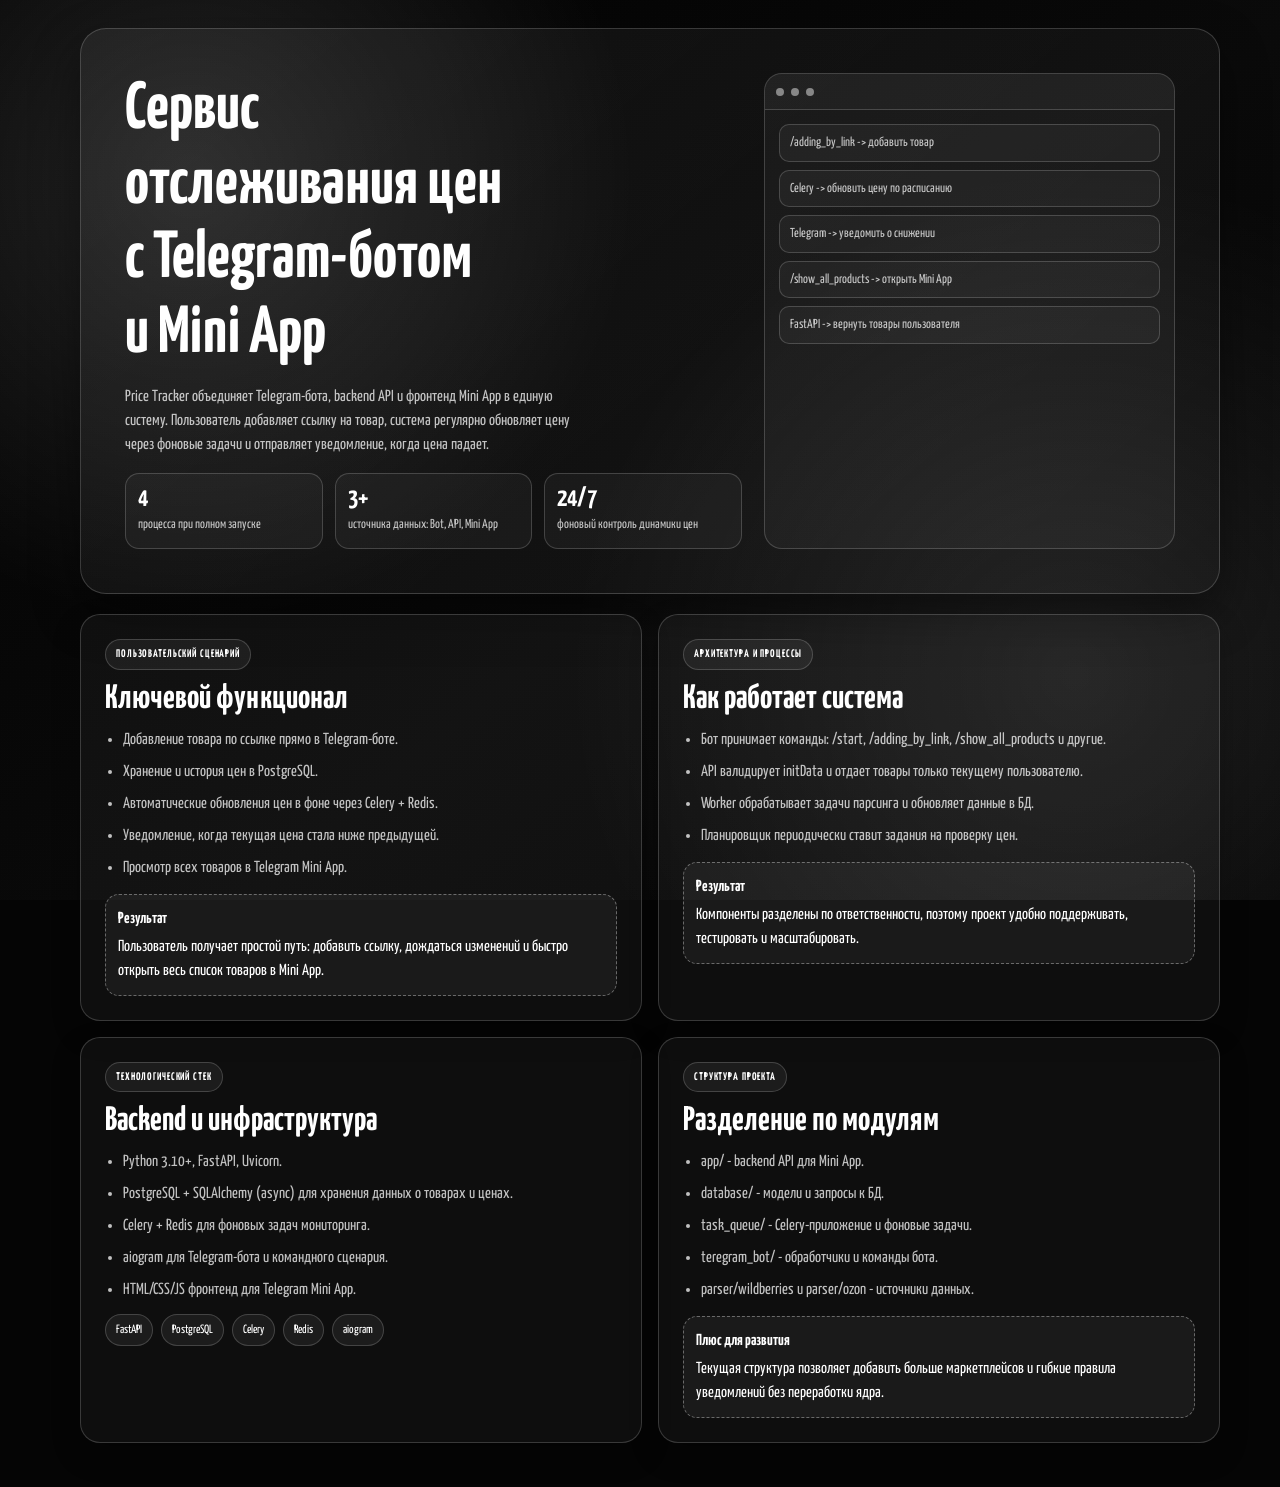
<file: my_projects/project_4/pr_4.html>
<!doctype html>
<html id="html-root" lang="ru">
	<head>
		<meta charset="UTF-8" />
		<meta name="viewport" content="width=device-width, initial-scale=1.0" />
		<meta
			name="description"
			content="Презентация проекта Price Tracker: Telegram-бот, FastAPI API, Mini App, Celery, Redis, PostgreSQL и трекинг цен товаров."
		/>
		<link rel="preconnect" href="https://fonts.googleapis.com" />
		<link rel="preconnect" href="https://fonts.gstatic.com" crossorigin />
		<link
			href="https://fonts.googleapis.com/css2?family=Yanone+Kaffeesatz:wght@400;600;700&display=swap"
			rel="stylesheet"
		/>
		<style>
			:root {
				--bg: #050505;
				--paper: rgba(255, 255, 255, 0.04);
				--ink: #ffffff;
				--muted: rgba(255, 255, 255, 0.74);
				--line: rgba(255, 255, 255, 0.18);
				--line-strong: rgba(255, 255, 255, 0.35);
				--hero: linear-gradient(140deg, rgba(255, 255, 255, 0.06) 0%, rgba(255, 255, 255, 0.02) 100%);
				--shadow: 0 20px 48px rgba(0, 0, 0, 0.46);
			}

			* {
				box-sizing: border-box;
				margin: 0;
				padding: 0;
			}

			body {
				font-family: "Yanone Kaffeesatz", "Segoe UI", sans-serif;
				color: var(--ink);
				min-height: 100vh;
				line-height: 1.5;
				background:
					radial-gradient(circle at 15% 20%, rgba(255, 255, 255, 0.13), rgba(255, 255, 255, 0) 34%),
					radial-gradient(circle at 84% 75%, rgba(255, 255, 255, 0.1), rgba(255, 255, 255, 0) 40%),
					linear-gradient(140deg, #020202 0%, #0a0a0a 56%, #040404 100%);
				background-attachment: fixed;
				background-color: #050505;
			}

			.noise {
				position: fixed;
				inset: 0;
				pointer-events: none;
				opacity: 0.08;
				background-image: radial-gradient(rgba(255, 255, 255, 0.08) 0.6px, transparent 0.6px);
				background-size: 3px 3px;
			}

			.page {
				width: min(1160px, 92vw);
				margin: 0 auto;
				padding: 28px 0 44px;
				padding-left: 20px;
			}

			.lang-btn {
				width: 54px;
				height: 34px;
				border-radius: 10px;
				border: 1px solid rgba(255, 255, 255, 0.2);
				background: rgba(255, 255, 255, 0.04);
				color: #ffffff;
				font-family: "Yanone Kaffeesatz", sans-serif;
				font-size: 22px;
				letter-spacing: 0.06em;
				cursor: pointer;
				transition: all 0.25s ease;
			}

			.lang-btn:hover {
				border-color: rgba(255, 255, 255, 0.35);
				background: rgba(255, 255, 255, 0.08);
			}

			.lang-btn.active {
				background: rgba(255, 255, 255, 0.18);
				border-color: rgba(255, 255, 255, 0.45);
			}

			.brand {
				font-size: clamp(22px, 2.6vw, 30px);
				font-weight: 700;
			}

			.state {
				border: 1px solid var(--line);
				background: rgba(255, 255, 255, 0.05);
				border-radius: 999px;
				padding: 8px 13px;
				font-size: 13px;
				color: var(--muted);
			}

			h1,
			h2 {
				line-height: 1.12;
			}

			.hero {
				border: 1px solid var(--line);
				border-radius: 26px;
				padding: clamp(24px, 4vw, 44px);
				background: var(--hero);
				box-shadow: var(--shadow);
				display: grid;
				grid-template-columns: 1.2fr 0.8fr;
				gap: 22px;
			}

			.kicker {
				display: inline-block;
				margin-bottom: 12px;
				border: 1px solid var(--line);
				background: rgba(255, 255, 255, 0.06);
				border-radius: 999px;
				padding: 6px 11px;
				text-transform: uppercase;
				letter-spacing: 0.07em;
				font-weight: 800;
				font-size: 12px;
			}

			h1 {
				font-size: clamp(36px, 5.2vw, 68px);
				max-width: 14ch;
			}

			.hero p {
				margin-top: 14px;
				color: var(--muted);
				max-width: 65ch;
			}

			.btn {
				display: inline-flex;
				text-decoration: none;
				border: 1px solid var(--line);
				color: var(--ink);
				background: rgba(255, 255, 255, 0.05);
				border-radius: 12px;
				padding: 10px 16px;
				font-weight: 700;
				font-size: 14px;
				transition: transform 180ms ease, box-shadow 180ms ease, border-color 180ms ease;
			}

			.btn:hover {
				transform: translateY(-2px);
				box-shadow: 0 10px 20px rgba(0, 0, 0, 0.12);
				border-color: var(--line-strong);
			}

			.btn.primary {
				background: rgba(255, 255, 255, 0.16);
				border-color: rgba(255, 255, 255, 0.35);
			}

			.stats {
				margin-top: 16px;
				display: grid;
				grid-template-columns: repeat(3, minmax(0, 1fr));
				gap: 12px;
			}

			.stat {
				border: 1px solid var(--line);
				background: rgba(255, 255, 255, 0.04);
				border-radius: 14px;
				padding: 12px;
			}

			.stat strong {
				display: block;
				font-size: 26px;
				line-height: 1;
			}

			.stat span {
				font-size: 13px;
				color: var(--muted);
			}

			.window {
				border: 1px solid var(--line);
				background: rgba(255, 255, 255, 0.04);
				border-radius: 18px;
				overflow: hidden;
			}

			.window-top {
				height: 36px;
				border-bottom: 1px solid var(--line);
				background: rgba(255, 255, 255, 0.03);
				display: flex;
				align-items: center;
				gap: 7px;
				padding: 0 11px;
			}

			.dot {
				width: 8px;
				height: 8px;
				border-radius: 50%;
				background: rgba(255, 255, 255, 0.46);
			}

			.window-body {
				padding: 14px;
				display: grid;
				gap: 8px;
			}

			.line {
				border-radius: 10px;
				border: 1px solid var(--line);
				background: rgba(255, 255, 255, 0.04);
				padding: 8px 10px;
				font-size: 13px;
				color: var(--muted);
			}

			.grid {
				margin-top: 20px;
				display: grid;
				grid-template-columns: repeat(2, minmax(0, 1fr));
				gap: 16px;
			}

			.card {
				border: 1px solid var(--line);
				border-radius: 20px;
				background: var(--paper);
				padding: clamp(18px, 2.4vw, 24px);
				box-shadow: 0 12px 28px rgba(0, 0, 0, 0.28);
			}

			.label {
				display: inline-block;
				margin-bottom: 10px;
				font-size: 11px;
				text-transform: uppercase;
				letter-spacing: 0.08em;
				font-weight: 800;
				border-radius: 999px;
				border: 1px solid var(--line);
				background: rgba(255, 255, 255, 0.06);
				padding: 6px 10px;
			}

			.card h2 {
				font-size: clamp(24px, 3vw, 34px);
				margin-bottom: 10px;
			}

			.list {
				padding-left: 18px;
				display: grid;
				gap: 8px;
				color: var(--muted);
			}

			.chips {
				display: flex;
				flex-wrap: wrap;
				gap: 8px;
				margin-top: 12px;
			}

			.chip {
				font-size: 12px;
				border: 1px solid var(--line);
				border-radius: 999px;
				padding: 6px 10px;
				background: rgba(255, 255, 255, 0.06);
				color: var(--ink);
			}

			.result {
				margin-top: 14px;
				border: 1px dashed rgba(255, 255, 255, 0.35);
				background: rgba(255, 255, 255, 0.05);
				border-radius: 14px;
				padding: 12px;
			}

			.result strong {
				display: block;
				margin-bottom: 4px;
			}

			.footer {
				margin-top: 18px;
				text-align: center;
				color: var(--muted);
				font-size: 14px;
			}

			.reveal {
				opacity: 0;
				transform: translateY(16px);
				animation: rise 680ms ease forwards;
			}

			.delay-1 {
				animation-delay: 0.12s;
			}

			.delay-2 {
				animation-delay: 0.24s;
			}

			.delay-3 {
				animation-delay: 0.36s;
			}

			@keyframes rise {
				to {
					opacity: 1;
					transform: translateY(0);
				}
			}

			@media (max-width: 980px) {
				.language-switch {
					top: -4px;
					left: 0;
				}

				.top {
					padding-left: 0;
					padding-top: 44px;
				}

				.hero,
				.grid {
					grid-template-columns: 1fr;
				}

				.stats {
					grid-template-columns: 1fr;
				}

				.page {
					padding-top: 20px;
				}
			}
		</style>
	</head>
	<body>
		<div class="noise" aria-hidden="true"></div>

		<main class="page">

			<section class="hero reveal delay-1">
				<article>
					<h1 data-i18n="heroTitle">Сервис отслеживания цен с Telegram-ботом и Mini App</h1>
					<p data-i18n="heroCopy">
						Price Tracker объединяет Telegram-бота, backend API и фронтенд Mini App в единую систему. Пользователь
						добавляет ссылку на товар, система регулярно обновляет цену через фоновые задачи и отправляет уведомление,
						когда цена падает.
					</p>

					<div class="stats" aria-label="Краткие метрики проекта">
						<div class="stat">
							<strong>4</strong>
							<span data-i18n="stat1">процесса при полном запуске</span>
						</div>
						<div class="stat">
							<strong>3+</strong>
							<span data-i18n="stat2">источника данных: Bot, API, Mini App</span>
						</div>
						<div class="stat">
							<strong>24/7</strong>
							<span data-i18n="stat3">фоновый контроль динамики цен</span>
						</div>
					</div>
				</article>

				<aside class="window" aria-label="Сценарий работы приложения" data-i18n-aria="previewAria">
					<div class="window-top">
						<span class="dot"></span>
						<span class="dot"></span>
						<span class="dot"></span>
					</div>
					<div class="window-body">
						<div class="line" data-i18n="line1">/adding_by_link -> добавить товар</div>
						<div class="line" data-i18n="line2">Celery -> обновить цену по расписанию</div>
						<div class="line" data-i18n="line3">Telegram -> уведомить о снижении</div>
						<div class="line" data-i18n="line4">/show_all_products -> открыть Mini App</div>
						<div class="line" data-i18n="line5">FastAPI -> вернуть товары пользователя</div>
					</div>
				</aside>
			</section>

			<section class="grid">
				<article class="card reveal delay-2" id="features">
					<span class="label" data-i18n="label1">Пользовательский сценарий</span>
					<h2 data-i18n="h2_1">Ключевой функционал</h2>
					<ul class="list">
						<li data-i18n="f1">Добавление товара по ссылке прямо в Telegram-боте.</li>
						<li data-i18n="f2">Хранение и история цен в PostgreSQL.</li>
						<li data-i18n="f3">Автоматические обновления цен в фоне через Celery + Redis.</li>
						<li data-i18n="f4">Уведомление, когда текущая цена стала ниже предыдущей.</li>
						<li data-i18n="f5">Просмотр всех товаров в Telegram Mini App.</li>
					</ul>
					<div class="result">
						<strong data-i18n="result1Title">Результат</strong>
						<p data-i18n="result1Text">Пользователь получает простой путь: добавить ссылку, дождаться изменений и быстро открыть весь список товаров в Mini App.</p>
					</div>
				</article>

				<article class="card reveal delay-3" id="architecture">
					<span class="label" data-i18n="label2">Архитектура и процессы</span>
					<h2 data-i18n="h2_2">Как работает система</h2>
					<ul class="list">
						<li data-i18n="a1">Бот принимает команды: /start, /adding_by_link, /show_all_products и другие.</li>
						<li data-i18n="a2">API валидирует initData и отдает товары только текущему пользователю.</li>
						<li data-i18n="a3">Worker обрабатывает задачи парсинга и обновляет данные в БД.</li>
						<li data-i18n="a4">Планировщик периодически ставит задания на проверку цен.</li>
					</ul>
					<div class="result">
						<strong data-i18n="result2Title">Результат</strong>
						<p data-i18n="result2Text">Компоненты разделены по ответственности, поэтому проект удобно поддерживать, тестировать и масштабировать.</p>
					</div>
				</article>

				<article class="card reveal delay-2" id="stack">
					<span class="label" data-i18n="label3">Технологический стек</span>
					<h2 data-i18n="h2_3">Backend и инфраструктура</h2>
					<ul class="list">
						<li data-i18n="s1">Python 3.10+, FastAPI, Uvicorn.</li>
						<li data-i18n="s2">PostgreSQL + SQLAlchemy (async) для хранения данных о товарах и ценах.</li>
						<li data-i18n="s3">Celery + Redis для фоновых задач мониторинга.</li>
						<li data-i18n="s4">aiogram для Telegram-бота и командного сценария.</li>
						<li data-i18n="s5">HTML/CSS/JS фронтенд для Telegram Mini App.</li>
					</ul>
					<div class="chips">
						<span class="chip" data-i18n="chip1">FastAPI</span>
						<span class="chip" data-i18n="chip2">PostgreSQL</span>
						<span class="chip" data-i18n="chip3">Celery</span>
						<span class="chip" data-i18n="chip4">Redis</span>
						<span class="chip" data-i18n="chip5">aiogram</span>
					</div>
				</article>

				<article class="card reveal delay-3">
					<span class="label" data-i18n="label4">Структура проекта</span>
					<h2 data-i18n="h2_4">Разделение по модулям</h2>
					<ul class="list">
						<li data-i18n="c1">app/ - backend API для Mini App.</li>
						<li data-i18n="c2">database/ - модели и запросы к БД.</li>
						<li data-i18n="c3">task_queue/ - Celery-приложение и фоновые задачи.</li>
						<li data-i18n="c4">teregram_bot/ - обработчики и команды бота.</li>
						<li data-i18n="c5">parser/wildberries и parser/ozon - источники данных.</li>
					</ul>
					<div class="result">
						<strong data-i18n="result3Title">Плюс для развития</strong>
						<p data-i18n="result3Text">Текущая структура позволяет добавить больше маркетплейсов и гибкие правила уведомлений без переработки ядра.</p>
					</div>
				</article>
			</section>

		</main>

		<script>
		// --- Языковая логика с поддержкой ?lang=ru/en ---
		function getLangFromUrl() {
			const params = new URLSearchParams(window.location.search);
			return params.get('lang');
		}
		function setLanguage(language, updateUrl = true) {
			document.documentElement.lang = language;
			localStorage.setItem('preferredLanguage', language);
			document.querySelectorAll('[data-i18n]').forEach((element) => {
				const key = element.dataset.i18n;
				const value = translations[language][key];
				if (value) {
					element.textContent = value;
				}
			});
			// Обновляем параметр lang в URL без перезагрузки
			if (updateUrl) {
				const url = new URL(window.location.href);
				url.searchParams.set('lang', language);
				window.history.replaceState({}, '', url);
			}
		}
		document.addEventListener('DOMContentLoaded', function() {
			const urlLang = getLangFromUrl();
			const savedLanguage = localStorage.getItem('preferredLanguage') || 'ru';
			setLanguage(urlLang || savedLanguage, false);

			const ruButton = document.getElementById('lang-ru');
			const enButton = document.getElementById('lang-en');
			if (ruButton && enButton) {
				ruButton.addEventListener('click', () => setLanguage('ru'));
				enButton.addEventListener('click', () => setLanguage('en'));
			}
		});
		// --- /Языковая логика ---
		const translations = {
				ru: {
					brand: "Price Tracker",
					state: "Telegram Bot + Mini App + API",
					kicker: "Portfolio Project",
					heroTitle: "Сервис отслеживания цен с Telegram-ботом и Mini App",
					heroCopy:
						"Price Tracker объединяет Telegram-бота, backend API и фронтенд Mini App в единую систему. Пользователь добавляет ссылку на товар, система регулярно обновляет цену через фоновые задачи и отправляет уведомление, когда цена падает.",
					btnFeatures: "Функционал",
					btnStack: "Стек",
					btnArchitecture: "Архитектура",
					stat1: "процесса при полном запуске",
					stat2: "источника данных: Bot, API, Mini App",
					stat3: "фоновый контроль динамики цен",
					previewAria: "Сценарий работы приложения",
					line1: "/adding_by_link -> добавить товар",
					line2: "Celery -> обновить цену по расписанию",
					line3: "Telegram -> уведомить о снижении",
					line4: "/show_all_products -> открыть Mini App",
					line5: "FastAPI -> вернуть товары пользователя",
					label1: "Пользовательский сценарий",
					h2_1: "Ключевой функционал",
					f1: "Добавление товара по ссылке прямо в Telegram-боте.",
					f2: "Хранение и история цен в PostgreSQL.",
					f3: "Автоматические обновления цен в фоне через Celery + Redis.",
					f4: "Уведомление, когда текущая цена стала ниже предыдущей.",
					f5: "Просмотр всех товаров в Telegram Mini App.",
					result1Title: "Результат",
					result1Text:
						"Пользователь получает простой путь: добавить ссылку, дождаться изменений и быстро открыть весь список товаров в Mini App.",
					label2: "Архитектура и процессы",
					h2_2: "Как работает система",
					a1: "Бот принимает команды: /start, /adding_by_link, /show_all_products и другие.",
					a2: "API валидирует initData и отдает товары только текущему пользователю.",
					a3: "Worker обрабатывает задачи парсинга и обновляет данные в БД.",
					a4: "Планировщик периодически ставит задания на проверку цен.",
					result2Title: "Результат",
					result2Text:
						"Компоненты разделены по ответственности, поэтому проект удобно поддерживать, тестировать и масштабировать.",
					label3: "Технологический стек",
					h2_3: "Backend и инфраструктура",
					s1: "Python 3.10+, FastAPI, Uvicorn.",
					s2: "PostgreSQL + SQLAlchemy (async) для хранения данных о товарах и ценах.",
					s3: "Celery + Redis для фоновых задач мониторинга.",
					s4: "aiogram для Telegram-бота и командного сценария.",
					s5: "HTML/CSS/JS фронтенд для Telegram Mini App.",
					chip1: "FastAPI",
					chip2: "PostgreSQL",
					chip3: "Celery",
					chip4: "Redis",
					chip5: "aiogram",
					label4: "Структура проекта",
					h2_4: "Разделение по модулям",
					c1: "app/ - backend API для Mini App.",
					c2: "database/ - модели и запросы к БД.",
					c3: "task_queue/ - Celery-приложение и фоновые задачи.",
					c4: "teregram_bot/ - обработчики и команды бота.",
					c5: "parser/wildberries и parser/ozon - источники данных.",
					result3Title: "Плюс для развития",
					result3Text:
						"Текущая структура позволяет добавить больше маркетплейсов и гибкие правила уведомлений без переработки ядра.",
					footerText: "Проект: Price Tracker • Формат: portfolio one-page presentation"
				},
				en: {
					brand: "Price Tracker",
					state: "Telegram Bot + Mini App + API",
					kicker: "Portfolio Project",
					heroTitle: "Price tracking service with Telegram bot and Mini App",
					heroCopy:
						"Price Tracker combines a Telegram bot, backend API, and Mini App frontend into one flow. A user sends a product link, the system updates prices in background jobs, and sends a notification when the price drops.",
					btnFeatures: "Features",
					btnStack: "Stack",
					btnArchitecture: "Architecture",
					stat1: "runtime processes for full launch",
					stat2: "data channels: Bot, API, Mini App",
					stat3: "background price change monitoring",
					previewAria: "Application workflow preview",
					line1: "/adding_by_link -> add a product",
					line2: "Celery -> refresh prices by schedule",
					line3: "Telegram -> notify on price drop",
					line4: "/show_all_products -> open Mini App",
					line5: "FastAPI -> return user products",
					label1: "User Flow",
					h2_1: "Core Features",
					f1: "Add products by URL directly in Telegram bot dialogs.",
					f2: "Store products and price history in PostgreSQL.",
					f3: "Run background price updates through Celery + Redis.",
					f4: "Send alerts when the current price becomes lower.",
					f5: "Show all tracked products in Telegram Mini App.",
					result1Title: "Result",
					result1Text:
						"The user gets a clear path: add a link, wait for changes, and open a full product list in Mini App at any time.",
					label2: "Architecture and Processes",
					h2_2: "How the System Works",
					a1: "Bot handles commands: /start, /adding_by_link, /show_all_products, and more.",
					a2: "API validates Telegram initData and returns only user-owned records.",
					a3: "Worker processes parsing tasks and updates database values.",
					a4: "Scheduler enqueues periodic checks for all tracked products.",
					result2Title: "Result",
					result2Text:
						"Responsibilities are split cleanly, making the project easier to maintain, test, and extend.",
					label3: "Technology Stack",
					h2_3: "Backend and Infrastructure",
					s1: "Python 3.10+, FastAPI, Uvicorn.",
					s2: "PostgreSQL + async SQLAlchemy for product and price data.",
					s3: "Celery + Redis for asynchronous tracking tasks.",
					s4: "aiogram for Telegram command and message handling.",
					s5: "HTML/CSS/JS frontend for Telegram Mini App.",
					chip1: "FastAPI",
					chip2: "PostgreSQL",
					chip3: "Celery",
					chip4: "Redis",
					chip5: "aiogram",
					label4: "Project Structure",
					h2_4: "Module Separation",
					c1: "app/ - backend API for the Mini App.",
					c2: "database/ - SQLAlchemy models and DB queries.",
					c3: "task_queue/ - Celery app and scheduled jobs.",
					c4: "teregram_bot/ - bot handlers and command routing.",
					c5: "parser/wildberries and parser/ozon - data extraction layers.",
					result3Title: "Growth Advantage",
					result3Text:
						"The current structure allows adding more marketplaces and flexible notification rules without rewriting the core.",
					footerText: "Project: Price Tracker • Format: portfolio one-page presentation"
				}
			};

			const ruButton = document.getElementById("lang-ru");
			const enButton = document.getElementById("lang-en");

			function setLanguage(language) {
				document.documentElement.lang = language;
				localStorage.setItem("preferredLanguage", language);
				document.querySelectorAll("[data-i18n]").forEach((element) => {
					const key = element.dataset.i18n;
					const value = translations[language][key];
					if (value) {
						element.textContent = value;
					}
				});

				document.querySelectorAll("[data-i18n-aria]").forEach((element) => {
					const key = element.dataset.i18nAria;
					const value = translations[language][key];
					if (value) {
						element.setAttribute("aria-label", value);
					}
				});

				ruButton.classList.toggle("active", language === "ru");
				enButton.classList.toggle("active", language === "en");
			}

			const savedLanguage = localStorage.getItem("preferredLanguage") || "ru";
			setLanguage(savedLanguage);

			ruButton.addEventListener("click", () => setLanguage("ru"));
			enButton.addEventListener("click", () => setLanguage("en"));
		</script>
	</body>
</html>
</file>
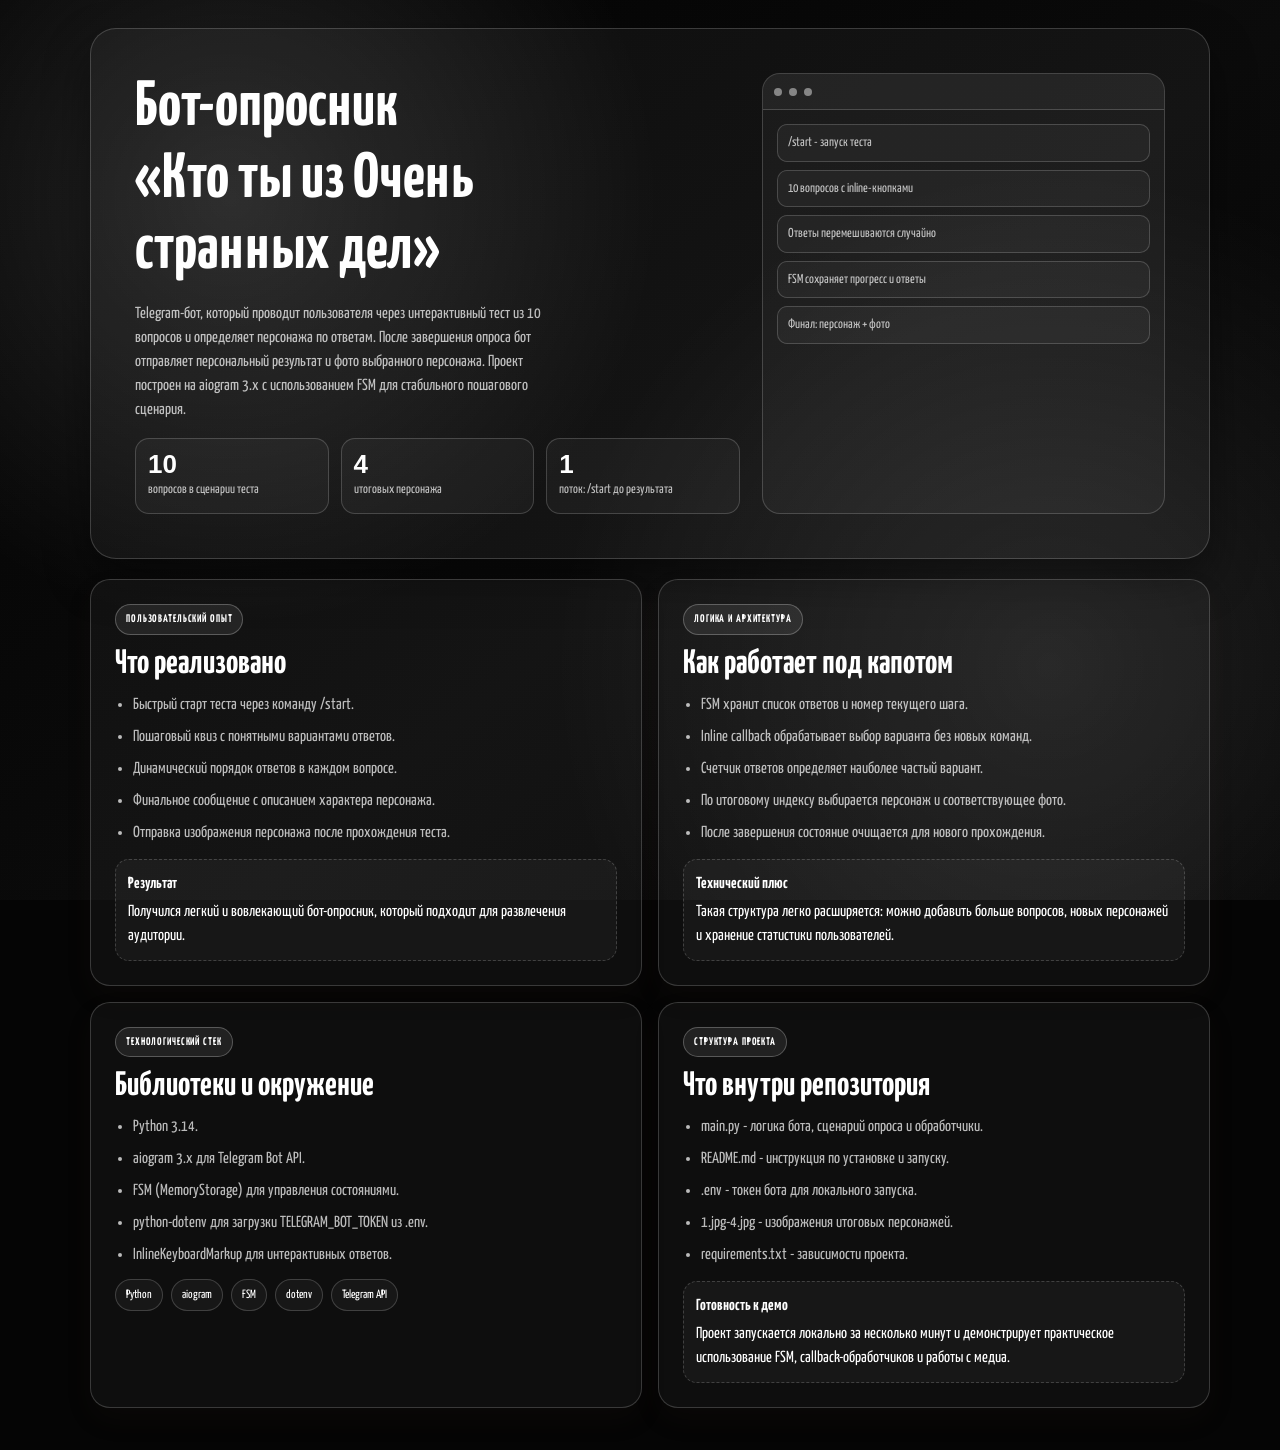
<file: my_projects/project_5/pr_5.html>
<!doctype html>
<html id="html-root" lang="ru">
  <head>
    <meta charset="UTF-8" />
    <meta name="viewport" content="width=device-width, initial-scale=1.0" />
    <meta
      name="description"
      content="Презентация Telegram-бота who_are_you_bot: опрос из 10 вопросов, FSM-состояния, случайный порядок ответов и итоговый результат с фото персонажа."
    />
    <link rel="preconnect" href="https://fonts.googleapis.com" />
    <link rel="preconnect" href="https://fonts.gstatic.com" crossorigin />
    <link
      href="https://fonts.googleapis.com/css2?family=Yanone+Kaffeesatz:wght@400;600;700&display=swap"
      rel="stylesheet"
    />
    <style>
      :root {
        --bg: #050505;
        --paper: rgba(255, 255, 255, 0.04);
        --ink: #ffffff;
        --muted: rgba(255, 255, 255, 0.72);
        --line: rgba(255, 255, 255, 0.18);
        --brand: rgba(255, 255, 255, 0.16);
        --brand-2: #ffffff;
        --warm: rgba(255, 255, 255, 0.07);
        --cold: rgba(255, 255, 255, 0.06);
        --hero: linear-gradient(140deg, rgba(255, 255, 255, 0.05) 0%, rgba(255, 255, 255, 0.02) 100%);
        --shadow: 0 20px 46px rgba(0, 0, 0, 0.45);
      }

      * {
        box-sizing: border-box;
        margin: 0;
        padding: 0;
      }

      body {
        font-family: "Yanone Kaffeesatz", "Segoe UI", sans-serif;
        color: var(--ink);
        min-height: 100vh;
        line-height: 1.5;
        background:
          radial-gradient(circle at 18% 22%, rgba(255, 255, 255, 0.13), rgba(255, 255, 255, 0) 34%),
          radial-gradient(circle at 82% 74%, rgba(255, 255, 255, 0.1), rgba(255, 255, 255, 0) 40%),
          linear-gradient(140deg, #030303 0%, #0b0b0b 56%, #040404 100%);
        background-attachment: fixed;
        background-color: #050505;
      }

      .grain {
        position: fixed;
        inset: 0;
        pointer-events: none;
        opacity: 0.08;
        background-image: radial-gradient(rgba(255, 255, 255, 0.08) 0.6px, transparent 0.6px);
        background-size: 3px 3px;
      }

      .lang-btn {
        width: 54px;
        height: 34px;
        border-radius: 10px;
        border: 1px solid rgba(255, 255, 255, 0.2);
        background: rgba(255, 255, 255, 0.04);
        color: #ffffff;
        font-family: "Yanone Kaffeesatz", sans-serif;
        font-size: 22px;
        letter-spacing: 0.06em;
        cursor: pointer;
        transition: all 0.25s ease;
        display: inline-flex;
        align-items: center;
        justify-content: center;
        text-decoration: none;
      }

      .lang-btn.active {
        background: rgba(255, 255, 255, 0.18);
        border-color: rgba(255, 255, 255, 0.45);
      }

      .language-switch {
        position: absolute;
        top: 26px;
        left: 0;
        display: flex;
        gap: 8px;
        z-index: 10;
      }

      .page {
        width: min(1140px, 92vw);
        margin: 0 auto;
        padding: 28px 0 42px;
        padding-left: 20px;
        position: relative;
        z-index: 1;
      }

      .top {
        display: flex;
        justify-content: space-between;
        align-items: center;
        gap: 12px;
        margin-bottom: 18px;
        padding-left: 190px;
      }

      .brand {
        font-family: "Yanone Kaffeesatz", sans-serif;
        font-size: clamp(21px, 2.3vw, 28px);
        font-weight: 700;
      }

      .status {
        border: 1px solid var(--line);
        border-radius: 999px;
        background: #fff;
        color: var(--muted);
        font-size: 13px;
        padding: 8px 13px;
      }

      .hero {
        border: 1px solid var(--line);
        border-radius: 26px;
        background: var(--hero);
        box-shadow: var(--shadow);
        padding: clamp(24px, 4vw, 44px);
        display: grid;
        grid-template-columns: 1.2fr 0.8fr;
        gap: 22px;
      }

      .kicker {
        display: inline-block;
        margin-bottom: 12px;
        border: 1px solid #f1ccb3;
        background: var(--warm);
        color: #8f3f1d;
        border-radius: 999px;
        padding: 6px 11px;
        text-transform: uppercase;
        letter-spacing: 0.07em;
        font-size: 12px;
        font-weight: 800;
      }

      h1,
      h2,
      h3 {
        font-family: "Yanone Kaffeesatz", sans-serif;
        line-height: 1.12;
      }

      h1 {
        font-size: clamp(34px, 5vw, 64px);
        max-width: 14ch;
      }

      .hero p {
        margin-top: 14px;
        color: var(--muted);
        max-width: 62ch;
      }

      .cta {
        margin-top: 22px;
        display: flex;
        flex-wrap: wrap;
        gap: 10px;
      }

      .btn {
        display: inline-flex;
        text-decoration: none;
        border-radius: 12px;
        border: 1px solid var(--ink);
        color: var(--ink);
        background: #fff;
        font-size: 14px;
        font-weight: 700;
        padding: 10px 16px;
        transition: transform 180ms ease, box-shadow 180ms ease;
      }

      .btn:hover {
        transform: translateY(-2px);
        box-shadow: 0 10px 20px rgba(0, 0, 0, 0.08);
      }

      .btn.primary {
        border-color: var(--brand);
        background: var(--brand);
        color: #fff;
      }

      .preview {
        border: 1px solid var(--line);
        border-radius: 18px;
        overflow: hidden;
        background: rgba(255, 255, 255, 0.04);
      }

      .preview-top {
        height: 36px;
        border-bottom: 1px solid var(--line);
        background: rgba(255, 255, 255, 0.03);
        display: flex;
        align-items: center;
        gap: 7px;
        padding: 0 11px;
      }

      .dot {
        width: 8px;
        height: 8px;
        border-radius: 50%;
        background: rgba(255, 255, 255, 0.45);
      }

      .preview-body {
        padding: 14px;
        display: grid;
        gap: 8px;
      }

      .line {
        border: 1px solid var(--line);
        border-radius: 10px;
        background: rgba(255, 255, 255, 0.04);
        padding: 8px 10px;
        font-size: 13px;
        color: var(--muted);
      }

      .stats {
        margin-top: 16px;
        display: grid;
        grid-template-columns: repeat(3, minmax(0, 1fr));
        gap: 12px;
      }

      .stat {
        border: 1px solid var(--line);
        border-radius: 14px;
        background: #fff;
        padding: 12px;
      }

      .stat strong {
        display: block;
        font-family: "Space Grotesk", sans-serif;
        font-size: 26px;
        color: var(--brand-2);
        line-height: 1;
      }

      .stat span {
        color: var(--muted);
        font-size: 13px;
      }

      .grid {
        margin-top: 20px;
        display: grid;
        grid-template-columns: repeat(2, minmax(0, 1fr));
        gap: 16px;
      }

      .card {
        border: 1px solid var(--line);
        border-radius: 20px;
        background: var(--paper);
        padding: clamp(18px, 2.5vw, 24px);
        box-shadow: 0 12px 28px rgba(75, 54, 35, 0.08);
      }

      .label {
        display: inline-block;
        margin-bottom: 10px;
        border-radius: 999px;
        border: 1px solid #d2e6e3;
        background: var(--cold);
        color: #1d5d56;
        font-size: 11px;
        font-weight: 800;
        text-transform: uppercase;
        letter-spacing: 0.08em;
        padding: 6px 10px;
      }

      .card h2 {
        font-size: clamp(23px, 3vw, 34px);
        margin-bottom: 10px;
      }

      .list {
        padding-left: 18px;
        display: grid;
        gap: 8px;
        color: var(--muted);
      }

      .chips {
        display: flex;
        flex-wrap: wrap;
        gap: 8px;
        margin-top: 12px;
      }

      .chip {
        font-size: 12px;
        border: 1px solid #d1d6c7;
        border-radius: 999px;
        background: #f8fbfa;
				color: var(--ink);
        padding: 6px 10px;
      }

      .result {
        margin-top: 14px;
        border: 1px dashed #97cbc4;
        border-radius: 14px;
        background: #e7f7f3;
        padding: 12px;
      }

      .result strong {
        display: block;
        color: #0d5f56;
        margin-bottom: 4px;
      }

      .footer {
        margin-top: 18px;
        text-align: center;
        color: #6d5f50;
        font-size: 14px;
      }

      .footer a {
        color: #ffffff;
        text-decoration: underline;
        text-underline-offset: 3px;
      }

      .reveal {
        opacity: 0;
        transform: translateY(16px);
        animation: rise 680ms ease forwards;
      }

      .delay-1 { animation-delay: 0.12s; }
      .delay-2 { animation-delay: 0.24s; }
      .delay-3 { animation-delay: 0.36s; }

      @keyframes rise {
        to {
          opacity: 1;
          transform: translateY(0);
        }
      }

      @media (max-width: 980px) {
        .hero,
        .grid {
          grid-template-columns: 1fr;
        }

        .top {
          padding-left: 0;
          padding-top: 44px;
        }

        .stats {
          grid-template-columns: 1fr;
        }

        .page {
          padding-top: 20px;
        }
      }

      @media (max-width: 600px) {
        .language-switch {
          top: 14px;
          left: 0;
          gap: 6px;
        }

        .lang-btn {
          width: 46px;
          height: 30px;
          font-size: 17px;
        }

        .page {
          width: calc(100% - 28px);
          padding-left: 0;
        }

        .hero {
          padding: 20px;
        }

        .hero p,
        .list,
        .result,
        .stat span,
        .line {
          font-size: 18px;
          line-height: 1.45;
        }

        .card h2 {
          font-size: clamp(30px, 8vw, 38px);
        }
      }

      .status,
      .hero,
      .preview,
      .preview-top,
      .line,
      .stat,
      .card,
      .chip,
      .result {
        background: rgba(255, 255, 255, 0.04);
        border-color: var(--line);
      }

      .btn,
      .btn.primary,
      .kicker,
      .label {
        background: rgba(255, 255, 255, 0.08);
        border-color: rgba(255, 255, 255, 0.25);
        color: #ffffff;
      }

      .dot,
      .result strong,
      .stat strong,
      .brand,
      h1,
      h2,
      h3,
      .list b {
        color: #ffffff;
      }
    </style>
  </head>
  <body>
    <div class="grain" aria-hidden="true"></div>

    <main class="page">
      <section class="hero reveal delay-1">
        <article>
          <h1>Бот-опросник «Кто ты из Очень странных дел»</h1>
          <p>
            Telegram-бот, который проводит пользователя через интерактивный тест
            из 10 вопросов и определяет персонажа по ответам. После завершения
            опроса бот отправляет персональный результат и фото выбранного
            персонажа. Проект построен на aiogram 3.x с использованием FSM для
            стабильного пошагового сценария.
          </p>

          <div class="stats" aria-label="Краткие метрики проекта">
            <div class="stat">
              <strong>10</strong>
              <span>вопросов в сценарии теста</span>
            </div>
            <div class="stat">
              <strong>4</strong>
              <span>итоговых персонажа</span>
            </div>
            <div class="stat">
              <strong>1</strong>
              <span>поток: /start до результата</span>
            </div>
          </div>
        </article>

        <aside class="preview" aria-label="Превью пользовательского сценария">
          <div class="preview-top">
            <span class="dot"></span>
            <span class="dot"></span>
            <span class="dot"></span>
          </div>
          <div class="preview-body">
            <div class="line">/start - запуск теста</div>
            <div class="line">10 вопросов с inline-кнопками</div>
            <div class="line">Ответы перемешиваются случайно</div>
            <div class="line">FSM сохраняет прогресс и ответы</div>
            <div class="line">Финал: персонаж + фото</div>
          </div>
        </aside>
      </section>

      <section class="grid">
        <article class="card reveal delay-2" id="features">
          <span class="label">Пользовательский опыт</span>
          <h2>Что реализовано</h2>
          <ul class="list">
            <li>Быстрый старт теста через команду /start.</li>
            <li>Пошаговый квиз с понятными вариантами ответов.</li>
            <li>Динамический порядок ответов в каждом вопросе.</li>
            <li>Финальное сообщение с описанием характера персонажа.</li>
            <li>Отправка изображения персонажа после прохождения теста.</li>
          </ul>
          <div class="result">
            <strong>Результат</strong>
            Получился легкий и вовлекающий бот-опросник, который подходит для
            развлечения аудитории.
          </div>
        </article>

        <article class="card reveal delay-3" id="flow">
          <span class="label">Логика и архитектура</span>
          <h2>Как работает под капотом</h2>
          <ul class="list">
            <li>FSM хранит список ответов и номер текущего шага.</li>
            <li>Inline callback обрабатывает выбор варианта без новых команд.</li>
            <li>Счетчик ответов определяет наиболее частый вариант.</li>
            <li>По итоговому индексу выбирается персонаж и соответствующее фото.</li>
            <li>После завершения состояние очищается для нового прохождения.</li>
          </ul>
          <div class="result">
            <strong>Технический плюс</strong>
            Такая структура легко расширяется: можно добавить больше вопросов,
            новых персонажей и хранение статистики пользователей.
          </div>
        </article>

        <article class="card reveal delay-2" id="stack">
          <span class="label">Технологический стек</span>
          <h2>Библиотеки и окружение</h2>
          <ul class="list">
            <li>Python 3.14.</li>
            <li>aiogram 3.x для Telegram Bot API.</li>
            <li>FSM (MemoryStorage) для управления состояниями.</li>
            <li>python-dotenv для загрузки TELEGRAM_BOT_TOKEN из .env.</li>
            <li>InlineKeyboardMarkup для интерактивных ответов.</li>
          </ul>
          <div class="chips">
            <span class="chip">Python</span>
            <span class="chip">aiogram</span>
            <span class="chip">FSM</span>
            <span class="chip">dotenv</span>
            <span class="chip">Telegram API</span>
          </div>
        </article>

        <article class="card reveal delay-3">
          <span class="label">Структура проекта</span>
          <h2>Что внутри репозитория</h2>
          <ul class="list">
            <li>main.py - логика бота, сценарий опроса и обработчики.</li>
            <li>README.md - инструкция по установке и запуску.</li>
            <li>.env - токен бота для локального запуска.</li>
            <li>1.jpg-4.jpg - изображения итоговых персонажей.</li>
            <li>requirements.txt - зависимости проекта.</li>
          </ul>
          <div class="result">
            <strong>Готовность к демо</strong>
            Проект запускается локально за несколько минут и демонстрирует
            практическое использование FSM, callback-обработчиков и работы с медиа.
          </div>
        </article>
      </section>
    </main>

    <script>
      const ruButton = document.getElementById('lang-ru');
      const enButton = document.getElementById('lang-en');
      const normalize = (value) => value.replace(/\s+/g, ' ').trim();

      const textMap = {
        'Бот-опросник «Кто ты из Очень странных дел»': 'Quiz bot "Who are you from Stranger Things"',
        'Telegram-бот, который проводит пользователя через интерактивный тест из 10 вопросов и определяет персонажа по ответам. После завершения опроса бот отправляет персональный результат и фото выбранного персонажа. Проект построен на aiogram 3.x с использованием FSM для стабильного пошагового сценария.': 'Telegram bot that guides the user through an interactive 10-question quiz and identifies a character by answers. After completion, the bot sends a personal result and character photo. The project is built on aiogram 3.x using FSM for a stable step-by-step flow.',
        'Функционал': 'Features',
        'Стек': 'Stack',
        'Логика': 'Logic',
        'вопросов в сценарии теста': 'questions in quiz flow',
        'итоговых персонажа': 'final characters',
        'поток: /start до результата': 'flow: /start to result',
        'Превью пользовательского сценария': 'User flow preview',
        '/start - запуск теста': '/start - start the quiz',
        '10 вопросов с inline-кнопками': '10 questions with inline buttons',
        'Ответы перемешиваются случайно': 'Answers are randomly shuffled',
        'FSM сохраняет прогресс и ответы': 'FSM stores progress and answers',
        'Финал: персонаж + фото': 'Final: character + photo',
        'Пользовательский опыт': 'User experience',
        'Что реализовано': 'What is implemented',
        'Быстрый старт теста через команду /start.': 'Quick quiz start via /start command.',
        'Пошаговый квиз с понятными вариантами ответов.': 'Step-by-step quiz with clear answer options.',
        'Динамический порядок ответов в каждом вопросе.': 'Dynamic answer order in each question.',
        'Финальное сообщение с описанием характера персонажа.': 'Final message with character personality description.',
        'Отправка изображения персонажа после прохождения теста.': 'Sending character image after completing the test.',
        'Результат': 'Result',
        'Получился легкий и вовлекающий бот-опросник, который подходит для развлечения аудитории.': 'The result is a light and engaging quiz bot suitable for audience entertainment.',
        'Логика и архитектура': 'Logic and architecture',
        'Как работает под капотом': 'How it works under the hood',
        'FSM хранит список ответов и номер текущего шага.': 'FSM stores the answer list and current step number.',
        'Inline callback обрабатывает выбор варианта без новых команд.': 'Inline callback handles option selection without new commands.',
        'Счетчик ответов определяет наиболее частый вариант.': 'Answer counter determines the most frequent option.',
        'По итоговому индексу выбирается персонаж и соответствующее фото.': 'By final index, character and corresponding photo are selected.',
        'После завершения состояние очищается для нового прохождения.': 'After completion, state is cleared for a new run.',
        'Технический плюс': 'Technical advantage',
        'Такая структура легко расширяется: можно добавить больше вопросов, новых персонажей и хранение статистики пользователей.': 'This structure is easy to extend: you can add more questions, new characters, and user statistics storage.',
        'Технологический стек': 'Technology stack',
        'Библиотеки и окружение': 'Libraries and environment',
        'Python 3.14.': 'Python 3.14.',
        'aiogram 3.x для Telegram Bot API.': 'aiogram 3.x for Telegram Bot API.',
        'FSM (MemoryStorage) для управления состояниями.': 'FSM (MemoryStorage) for state management.',
        'python-dotenv для загрузки TELEGRAM_BOT_TOKEN из .env.': 'python-dotenv for loading TELEGRAM_BOT_TOKEN from .env.',
        'InlineKeyboardMarkup для интерактивных ответов.': 'InlineKeyboardMarkup for interactive answers.',
        'Структура проекта': 'Project structure',
        'Что внутри репозитория': 'What is inside repository',
        'main.py - логика бота, сценарий опроса и обработчики.': 'main.py - bot logic, quiz scenario, and handlers.',
        'README.md - инструкция по установке и запуску.': 'README.md - setup and run instructions.',
        '.env - токен бота для локального запуска.': '.env - bot token for local run.',
        '1.jpg-4.jpg - изображения итоговых персонажей.': '1.jpg-4.jpg - final character images.',
        'requirements.txt - зависимости проекта.': 'requirements.txt - project dependencies.',
        'Готовность к демо': 'Demo readiness',
        'Проект запускается локально за несколько минут и демонстрирует практическое использование FSM, callback-обработчиков и работы с медиа.': 'Project launches locally in minutes and demonstrates practical usage of FSM, callback handlers, and media handling.',
        'Проект: who_are_you_bot • Формат: portfolio one-page presentation': 'Project: who_are_you_bot • Format: portfolio one-page presentation'
      };

      const nodes = [];
      const walker = document.createTreeWalker(document.body, NodeFilter.SHOW_TEXT);
      while (walker.nextNode()) {
        const node = walker.currentNode;
        if (node.parentElement && node.parentElement.closest('.language-switch, script, style')) {
          continue;
        }
        if (normalize(node.textContent).length > 0) {
          nodes.push({ node, original: node.textContent });
        }
      }

      function setLanguage(lang) {
        document.documentElement.lang = lang;
        localStorage.setItem('preferredLanguage', lang);

        const url = new URL(window.location.href);
        url.searchParams.set('lang', lang);
        window.history.replaceState({}, '', url);

        nodes.forEach(({ node, original }) => {
          const key = normalize(original);
          if (lang === 'en' && textMap[key]) {
            node.textContent = textMap[key];
          } else {
            node.textContent = original;
          }
        });
        ruButton.classList.toggle('active', lang === 'ru');
        enButton.classList.toggle('active', lang === 'en');
      }

      // Load language from URL or localStorage on page load
      const urlLang = (new URLSearchParams(window.location.search)).get('lang');
      const savedLanguage = localStorage.getItem('preferredLanguage') || 'ru';
      setLanguage(urlLang || savedLanguage);

      ruButton.addEventListener('click', () => setLanguage('ru'));
      enButton.addEventListener('click', () => setLanguage('en'));
    </script>
  </body>
</html>
</file>
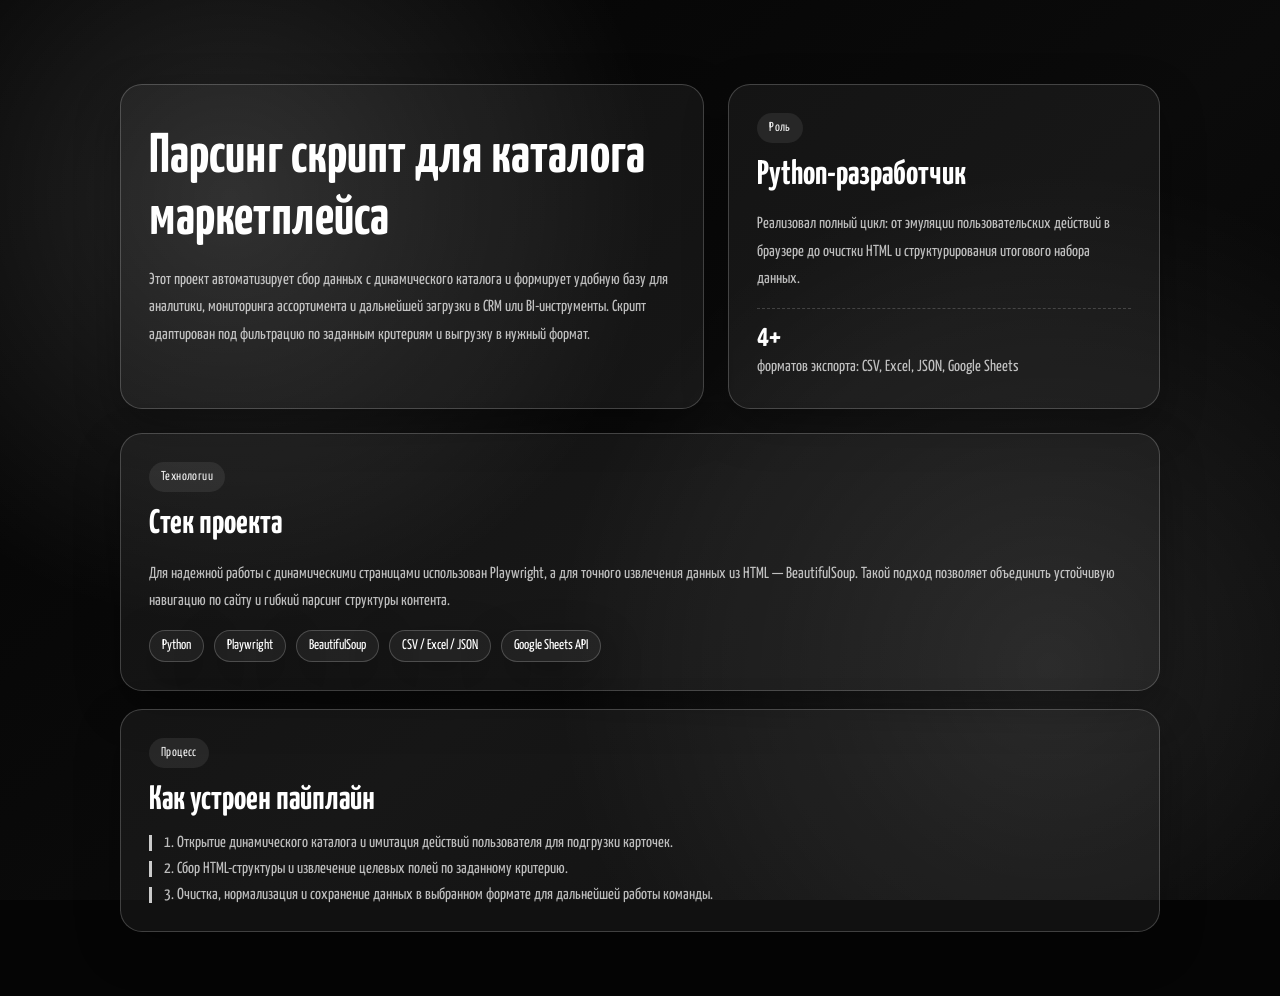
<file: my_projects/project_6/pr_6.html>
<!DOCTYPE html>
<html lang="ru">
  <head>
    <meta charset="UTF-8" />
    <meta name="viewport" content="width=device-width, initial-scale=1.0" />
    <link rel="preconnect" href="https://fonts.googleapis.com" />
    <link rel="preconnect" href="https://fonts.gstatic.com" crossorigin />
    <link
      href="https://fonts.googleapis.com/css2?family=Yanone+Kaffeesatz:wght@400;600;700&display=swap"
      rel="stylesheet"
    />
    <style>
      :root {
        --bg: #050505;
        --ink: #ffffff;
        --accent: rgba(255, 255, 255, 0.78);
        --accent-soft: rgba(255, 255, 255, 0.08);
        --card: rgba(255, 255, 255, 0.05);
        --line: rgba(255, 255, 255, 0.18);
      }

      * {
        box-sizing: border-box;
      }

      body {
        margin: 0;
        font-family: "Yanone Kaffeesatz", sans-serif;
        color: var(--ink);
        background:
          radial-gradient(circle at 18% 22%, rgba(255, 255, 255, 0.13), rgba(255, 255, 255, 0) 34%),
          radial-gradient(circle at 82% 74%, rgba(255, 255, 255, 0.1), rgba(255, 255, 255, 0) 40%),
          linear-gradient(140deg, #030303 0%, #0b0b0b 56%, #040404 100%);
        background-attachment: fixed;
        background-color: #050505;
        min-height: 100vh;
      }

      .texture {
        position: fixed;
        inset: 0;
        pointer-events: none;
        opacity: 0.1;
        background-image: linear-gradient(transparent 50%, rgba(255, 255, 255, 0.05) 50%);
        background-size: 100% 4px;
      }

      .container {
        max-width: 1080px;
        margin: 0 auto;
        padding: 32px 20px 64px;
        padding-top: 84px;
        position: relative;
        z-index: 1;
      }

      .lang-btn {
        width: 54px;
        height: 34px;
        border-radius: 10px;
        border: 1px solid rgba(255, 255, 255, 0.2);
        background: rgba(255, 255, 255, 0.04);
        color: #ffffff;
        font-family: "Yanone Kaffeesatz", sans-serif;
        font-size: 22px;
        letter-spacing: 0.06em;
        cursor: pointer;
        transition: all 0.25s ease;
        display: inline-flex;
        align-items: center;
        justify-content: center;
        text-decoration: none;
      }

      .lang-btn.active {
        background: rgba(255, 255, 255, 0.18);
        border-color: rgba(255, 255, 255, 0.45);
      }

      .hero {
        display: grid;
        grid-template-columns: 1.15fr 0.85fr;
        gap: 24px;
        align-items: stretch;
      }

      .hero-main,
      .hero-side,
      .card {
        background: var(--card);
        border: 1px solid var(--line);
        border-radius: 22px;
        padding: 28px;
        box-shadow: 0 16px 45px rgba(140, 97, 66, 0.12);
      }

      .badge {
        display: inline-flex;
        padding: 8px 12px;
        border-radius: 999px;
        background: var(--accent-soft);
        color: #8a3f1f;
        font-size: 13px;
        letter-spacing: 0.03em;
      }

      h1,
      h2 {
        margin: 14px 0 16px;
        font-family: "Yanone Kaffeesatz", serif;
        line-height: 1.1;
      }

      h1 {
        font-size: clamp(32px, 6vw, 56px);
      }

      h2 {
        font-size: clamp(24px, 4vw, 34px);
      }

      p {
        margin: 0;
        line-height: 1.7;
        font-size: 16px;
      }

      .hero-side {
        display: flex;
        flex-direction: column;
        justify-content: space-between;
        gap: 16px;
      }

      .metric {
        border-top: 1px dashed var(--line);
        padding-top: 14px;
      }

      .metric strong {
        display: block;
        font-size: 30px;
        color: var(--accent);
        line-height: 1;
      }

      .sections {
        margin-top: 24px;
        display: grid;
        gap: 18px;
      }

      .stack {
        display: flex;
        flex-wrap: wrap;
        gap: 10px;
        margin-top: 16px;
      }

      .chip {
        border: 1px solid var(--line);
        border-radius: 999px;
        padding: 8px 12px;
        background: #fff;
        font-size: 14px;
      }

      .result {
        display: grid;
        grid-template-columns: 1fr 1fr;
        gap: 20px;
        align-items: center;
      }

      .result img {
        width: 100%;
        border-radius: 16px;
        border: 1px solid var(--line);
        display: block;
      }

      .timeline {
        margin-top: 12px;
        display: grid;
        gap: 10px;
      }

      .timeline-item {
        border-left: 3px solid var(--accent);
        padding-left: 12px;
      }

      .footer {
        margin-top: 30px;
        text-align: center;
        color: rgba(255, 255, 255, 0.72);
        font-size: 14px;
      }

      .footer a {
        color: #ffffff;
        text-decoration: underline;
        text-underline-offset: 3px;
      }

      .reveal {
        opacity: 0;
        transform: translateY(16px);
        animation: rise 650ms ease forwards;
      }

      .reveal.delay-1 {
        animation-delay: 0.12s;
      }

      .reveal.delay-2 {
        animation-delay: 0.25s;
      }

      @keyframes rise {
        to {
          opacity: 1;
          transform: translateY(0);
        }
      }

      @media (max-width: 900px) {
        .hero,
        .result {
          grid-template-columns: 1fr;
        }

        .container {
          padding-top: 78px;
        }

        .hero-main,
        .hero-side,
        .card {
          border-radius: 18px;
          padding: 22px;
        }
      }

      .hero-main,
      .hero-side,
      .card,
      .chip,
      .result img {
        background: rgba(255, 255, 255, 0.05);
        border-color: rgba(255, 255, 255, 0.2);
        box-shadow: 0 16px 45px rgba(0, 0, 0, 0.32);
      }

      .badge {
        background: rgba(255, 255, 255, 0.08);
        color: rgba(255, 255, 255, 0.9);
      }

      p,
      .timeline-item,
      .footer {
        color: rgba(255, 255, 255, 0.72);
      }

      h1,
      h2,
      .metric strong {
        color: #ffffff;
      }
    </style>
  </head>
  <body>
    <div class="texture" aria-hidden="true"></div>
    <main class="container">
      <section class="hero reveal">
        <article class="hero-main">
          <h1>Парсинг скрипт для каталога маркетплейса</h1>
          <p>
            Этот проект автоматизирует сбор данных с динамического каталога и
            формирует удобную базу для аналитики, мониторинга ассортимента и
            дальнейшей загрузки в CRM или BI-инструменты. Скрипт адаптирован под
            фильтрацию по заданным критериям и выгрузку в нужный формат.
          </p>
        </article>

        <aside class="hero-side">
          <div>
            <span class="badge">Роль</span>
            <h2>Python-разработчик</h2>
            <p>
              Реализовал полный цикл: от эмуляции пользовательских действий в
              браузере до очистки HTML и структурирования итогового набора
              данных.
            </p>
          </div>
          <div class="metric">
            <strong>4+</strong>
            <p>форматов экспорта: CSV, Excel, JSON, Google Sheets</p>
          </div>
        </aside>
      </section>

      <section class="sections">
        <article class="card reveal delay-1">
          <span class="badge">Технологии</span>
          <h2>Стек проекта</h2>
          <p>
            Для надежной работы с динамическими страницами использован Playwright,
            а для точного извлечения данных из HTML — BeautifulSoup. Такой подход
            позволяет объединить устойчивую навигацию по сайту и гибкий парсинг
            структуры контента.
          </p>
          <div class="stack">
            <span class="chip">Python</span>
            <span class="chip">Playwright</span>
            <span class="chip">BeautifulSoup</span>
            <span class="chip">CSV / Excel / JSON</span>
            <span class="chip">Google Sheets API</span>
          </div>
        </article>

        <article class="card reveal delay-2">
          <span class="badge">Процесс</span>
          <h2>Как устроен пайплайн</h2>
          <div class="timeline">
            <div class="timeline-item">
              1. Открытие динамического каталога и имитация действий пользователя
              для подгрузки карточек.
            </div>
            <div class="timeline-item">
              2. Сбор HTML-структуры и извлечение целевых полей по заданному
              критерию.
            </div>
            <div class="timeline-item">
              3. Очистка, нормализация и сохранение данных в выбранном формате
              для дальнейшей работы команды.
            </div>
          </div>
        </article>
      </section>
    </main>

    <script>
      const ruButton = document.getElementById('lang-ru');
      const enButton = document.getElementById('lang-en');
      const normalize = (value) => value.replace(/\s+/g, ' ').trim();

      const textMap = {
        'Парсинг скрипт для каталога маркетплейса': 'Parsing script for marketplace catalog',
        'Этот проект автоматизирует сбор данных с динамического каталога и формирует удобную базу для аналитики, мониторинга ассортимента и дальнейшей загрузки в CRM или BI-инструменты. Скрипт адаптирован под фильтрацию по заданным критериям и выгрузку в нужный формат.': 'This project automates data collection from a dynamic catalog and builds a convenient base for analytics, assortment monitoring, and further upload to CRM or BI tools. The script is adapted for filtering by criteria and export to the required format.',
        'Роль': 'Role',
        'Python-разработчик': 'Python developer',
        'Реализовал полный цикл: от эмуляции пользовательских действий в браузере до очистки HTML и структурирования итогового набора данных.': 'Implemented the full cycle: from emulating user actions in browser to HTML cleanup and structuring the final dataset.',
        'форматов экспорта: CSV, Excel, JSON, Google Sheets': 'export formats: CSV, Excel, JSON, Google Sheets',
        'Технологии': 'Technologies',
        'Стек проекта': 'Project stack',
        'Для надежной работы с динамическими страницами использован Playwright, а для точного извлечения данных из HTML — BeautifulSoup. Такой подход позволяет объединить устойчивую навигацию по сайту и гибкий парсинг структуры контента.': 'For reliable work with dynamic pages, Playwright is used, and for accurate HTML data extraction — BeautifulSoup. This approach combines stable website navigation and flexible content structure parsing.',
        'Процесс': 'Process',
        'Как устроен пайплайн': 'How the pipeline works',
        '1. Открытие динамического каталога и имитация действий пользователя для подгрузки карточек.': '1. Open dynamic catalog and emulate user actions to load cards.',
        '2. Сбор HTML-структуры и извлечение целевых полей по заданному критерию.': '2. Collect HTML structure and extract target fields by criteria.',
        '3. Очистка, нормализация и сохранение данных в выбранном формате для дальнейшей работы команды.': '3. Clean, normalize, and save data in selected format for further team work.',
        'Результат': 'Result',
        'Скриншот готового решения': 'Screenshot of final solution',
        'Ниже представлен итог выполнения: пример рабочего результата, подтверждающий корректный сбор и подготовку данных. Решение масштабируется под другие категории и может использоваться как основа для регулярного обновления базы.': 'Below is the final output: an example of a working result confirming correct data collection and preparation. The solution scales to other categories and can be used as a base for regular database updates.',
        'Проект: автоматизация сбора данных и подготовка структуры для аналитики и принятия решений.': 'Project: data collection automation and structure preparation for analytics and decision-making.'
      };

      const nodes = [];
      const walker = document.createTreeWalker(document.body, NodeFilter.SHOW_TEXT);
      while (walker.nextNode()) {
        const node = walker.currentNode;
        if (node.parentElement && node.parentElement.closest('.language-switch, script, style')) {
          continue;
        }
        if (normalize(node.textContent).length > 0) {
          nodes.push({ node, original: node.textContent });
        }
      }

      function setLanguage(lang) {
        document.documentElement.lang = lang;
        localStorage.setItem('preferredLanguage', lang);
        nodes.forEach(({ node, original }) => {
          const key = normalize(original);
          if (lang === 'en' && textMap[key]) {
            node.textContent = textMap[key];
          } else {
            node.textContent = original;
          }
        });
        ruButton.classList.toggle('active', lang === 'ru');
        enButton.classList.toggle('active', lang === 'en');
      }

      // Load language from localStorage on page load
      const savedLanguage = localStorage.getItem('preferredLanguage') || 'ru';
      setLanguage(savedLanguage);

      ruButton.addEventListener('click', () => setLanguage('ru'));
      enButton.addEventListener('click', () => setLanguage('en'));
    </script>
  </body>
</html>
</file>
<file: css/style.css>
:root {
    --bg: #050505;
    --bg-soft: #0a0a0a;
    --text: #ffffff;
}

* {
    box-sizing: border-box;
    margin: 0;
    padding: 0;
}

html,
body {
    min-height: 100%;
}

body {
    font-family: 'Big Shoulders Display', sans-serif;
    color: var(--text);
    background:
        radial-gradient(circle at 18% 22%, rgba(255, 255, 255, 0.13), rgba(255, 255, 255, 0) 34%),
        radial-gradient(circle at 82% 74%, rgba(255, 255, 255, 0.1), rgba(255, 255, 255, 0) 40%),
        linear-gradient(140deg, #030303 0%, #0b0b0b 56%, #040404 100%);
    background-attachment: fixed;
    background-color: #050505;
}

.page {
    width: min(1440px, 100%);
    margin: 0 auto;
}

.section {
    min-height: 100vh;
    position: relative;
    border-bottom: 1px solid rgba(255, 255, 255, 0.12);
}

#bio {
    min-height: 90vh;
}

.section-contacts {
    min-height: auto;
}

.hero-content {
    position: absolute;
    left: 50%;
    top: 50%;
    transform: translate(-50%, -50%);
    display: flex;
    flex-direction: column;
    align-items: center;
    width: min(1200px, calc(100% - 64px));
    text-align: center;
}

.language-switch {
    position: absolute;
    top: 26px;
    left: 26px;
    display: flex;
    gap: 8px;
    z-index: 10;
}

.lang-btn {
    width: 54px;
    height: 34px;
    border-radius: 10px;
    border: 1px solid rgba(255, 255, 255, 0.2);
    background: rgba(255, 255, 255, 0.04);
    color: #ffffff;
    font-family: 'Big Shoulders Display', sans-serif;
    font-size: 20px;
    letter-spacing: 0.08em;
    cursor: pointer;
    transition: all 0.25s ease;
}

.lang-btn:hover {
    border-color: rgba(255, 255, 255, 0.35);
    background: rgba(255, 255, 255, 0.08);
}

.lang-btn.active {
    background: rgba(255, 255, 255, 0.18);
    border-color: rgba(255, 255, 255, 0.45);
}

.hero-headline {
    display: flex;
    flex-direction: column;
    align-items: stretch;
    width: fit-content;
    max-width: 100%;
}

.hero-top-row {
    width: 100%;
    display: flex;
    align-items: center;
    justify-content: space-between;
    padding: 0;
    gap: 24px;
    margin-bottom: 14px;
}

.hero-python,
.hero-backend {
    font-size: 32px;
    font-weight: 600;
    letter-spacing: 0.06em;
    white-space: nowrap;
}

.hero-backend {
    text-align: right;
}

.hero-title {
    font-size: clamp(72px, 24vw, 335px);
    font-weight: 700;
    line-height: 0.86;
    letter-spacing: 0.03em;
    text-transform: uppercase;
    white-space: nowrap;
    display: block;
}

.hero-name {
    margin-top: 18px;
    font-size: 72px;
    font-weight: 600;
    letter-spacing: 0.08em;
    text-transform: uppercase;
}

.section-label {
    position: absolute;
    top: 36px;
    left: 36px;
    font-size: 28px;
    opacity: 0.55;
    letter-spacing: 0.1em;
    text-transform: uppercase;
}

.works-container {
    display: grid;
    grid-template-columns: 120px 1fr;
    gap: 60px;
    align-items: start;
    padding: 40px;
    width: min(1380px, calc(100% - 80px));
    margin: 0 auto;
    min-height: 100vh;
}

.works-title-vertical {
    writing-mode: vertical-rl;
    text-orientation: mixed;
    font-size: 60px;
    font-weight: 700;
    letter-spacing: 0.08em;
    text-transform: uppercase;
    white-space: nowrap;
    display: flex;
    align-items: flex-start;
    justify-content: center;
}

.works-grid {
    display: grid;
    grid-template-columns: repeat(2, 1fr);
    grid-template-rows: repeat(3, 240px);
    gap: 32px;
}

.project-card {
    position: relative;
    --photo-blur-percent: 35;
    border: 1px solid rgba(255, 255, 255, 0.15);
    border-radius: 20px;
    display: flex;
    align-items: center;
    justify-content: center;
    text-decoration: none;
    color: inherit;
    transition: all 0.3s ease;
    overflow: hidden;
}

.project-card::after {
    content: '';
    position: absolute;
    inset: -4px;
    background-image: var(--project-image);
    background-size: cover;
    background-position: center;
    background-repeat: no-repeat;
    filter: blur(calc(var(--photo-blur-percent) * 0.06px));
    transform: scale(1.04);
    z-index: 0;
}

.project-card::before {
    content: '';
    position: absolute;
    inset: 0;
    background: linear-gradient(180deg, rgba(0, 0, 0, 0.28), rgba(0, 0, 0, 0.52));
    transition: opacity 0.3s ease;
    z-index: 1;
}

.works-grid .project-card:nth-child(1) {
    --project-image: url('../images/project1_preview.png');
}

.works-grid .project-card:nth-child(2) {
    --project-image: url('../images/project2_preview.png');
}

.works-grid .project-card:nth-child(3) {
    --project-image: url('../images/project3_preview.png');
}

.works-grid .project-card:nth-child(4) {
    --project-image: url('../images/project4_preview.png');
}

.works-grid .project-card:nth-child(5) {
    --project-image: url('../images/project5_preview.png');
}

.works-grid .project-card:nth-child(6) {
    --project-image: url('../images/project6_preview.png');
}

.project-card-label {
    font-size: clamp(24px, 3.4vw, 40px);
    letter-spacing: 0.08em;
    text-transform: uppercase;
    color: #ffffff;
    -webkit-text-stroke: 1px #000000;
    text-shadow: 1px 1px 0 #000000, -1px 1px 0 #000000, 1px -1px 0 #000000, -1px -1px 0 #000000;
    opacity: 0.95;
    position: relative;
    z-index: 2;
}

.project-card:hover {
    border-color: rgba(255, 255, 255, 0.25);
    box-shadow: 0 12px 40px rgba(0, 0, 0, 0.3);
    transform: translateY(-4px);
}

.project-card:hover::before {
    opacity: 0.35;
}

.bio-layout {
    min-height: 70vh;
    width: min(1240px, calc(100% - 80px));
    margin: 0 auto;
    display: grid;
    grid-template-columns: minmax(220px, 360px) minmax(320px, 1fr);
    align-items: center;
    gap: 72px;
}

.bio-photo {
    width: min(100%, 300px);
    justify-self: start;
    border-radius: 16px;
    overflow: hidden;
    border: 1px solid rgba(255, 255, 255, 0.2);
    box-shadow: 0 20px 50px rgba(0, 0, 0, 0.35);
}

.bio-photo img {
    width: 100%;
    display: block;
    object-fit: cover;
}

.bio-text {
    display: flex;
    flex-direction: column;
    gap: 18px;
    min-width: 0;
}

.bio-title {
    font-size: clamp(34px, 6vw, 64px);
    letter-spacing: 0.05em;
    line-height: 1;
    text-transform: uppercase;
    white-space: nowrap;
    overflow-wrap: normal;
    word-break: keep-all;
}

.bio-copy {
    font-family: 'Yanone Kaffeesatz', sans-serif;
    font-size: 20px;
    line-height: 1.5;
    letter-spacing: 0.03em;
    max-width: 620px;
}

.contacts-container {
    display: flex;
    align-items: center;
    justify-content: center;
    gap: 40px;
    min-height: auto;
    padding: 28px 20px;
    flex-wrap: wrap;
}

.contact-link {
    display: flex;
    align-items: center;
    justify-content: center;
    width: 80px;
    height: 80px;
    border-radius: 14px;
    background: linear-gradient(135deg, rgba(255, 255, 255, 0.08), rgba(255, 255, 255, 0.02));
    border: 1px solid rgba(255, 255, 255, 0.15);
    transition: all 0.3s ease;
    cursor: pointer;
    text-decoration: none;
}

.contact-link:hover {
    background: linear-gradient(135deg, rgba(255, 255, 255, 0.12), rgba(255, 255, 255, 0.05));
    border-color: rgba(255, 255, 255, 0.25);
    box-shadow: 0 12px 40px rgba(0, 0, 0, 0.3);
    transform: translateY(-4px);
}

.contact-link img {
    width: 50px;
    height: 50px;
    display: block;
}

@media (max-width: 900px) {
    .contacts-container {
        gap: 32px;
        min-height: auto;
        padding: 60px 20px;
    }

    .contact-link {
        width: 70px;
        height: 70px;
    }

    .contact-link img {
        width: 42px;
        height: 42px;
    }
}

@media (max-width: 600px) {
    .language-switch {
        top: 14px;
        left: 14px;
        gap: 6px;
    }

    .lang-btn {
        width: 46px;
        height: 30px;
        font-size: 17px;
    }

    .hero-title {
        font-size: clamp(130px, 24vw, 260px);
    }

    .hero-name {
        font-size: clamp(36px, 6vw, 72px);
    }

    .hero-python,
    .hero-backend {
        font-size: clamp(14px, 2.3vw, 32px);
    }
}

@media (max-width: 760px) {
    .hero-content {
        width: calc(100% - 28px);
    }

    .hero-top-row {
        padding: 0;
        gap: 14px;
    }

    .hero-title {
        font-size: clamp(72px, 20vw, 132px);
        letter-spacing: 0.01em;
    }

    .hero-name {
        font-size: clamp(28px, 8vw, 48px);
    }

    .hero-python,
    .hero-backend {
        font-size: clamp(10px, 3.6vw, 16px);
    }

    .bio-layout {
        width: calc(100% - 28px);
        grid-template-columns: 1fr;
        gap: 28px;
        padding: 40px 0;
    }

    .bio-photo {
        width: min(88vw, 300px);
        justify-self: center;
    }

    .bio-title {
        font-size: clamp(28px, 10vw, 42px);
        letter-spacing: 0.03em;
    }

    .contacts-container {
        gap: 24px;
        padding: 20px 14px;
    }

    .contact-link {
        width: 60px;
        height: 60px;
    }

    .contact-link img {
        width: 36px;
        height: 36px;
    }
}

@media (max-width: 1000px) {
    .works-container {
        grid-template-columns: 1fr;
        gap: 32px;
        padding: 28px;
        width: calc(100% - 56px);
    }

    .works-title-vertical {
        writing-mode: horizontal-tb;
        font-size: 42px;
        margin-bottom: 12px;
    }

    .works-grid {
        grid-template-columns: repeat(2, 1fr);
        grid-template-rows: repeat(3, 180px);
        gap: 20px;
    }
}

@media (max-width: 600px) {
    .works-container {
        padding: 14px;
        width: calc(100% - 28px);
    }

    .works-grid {
        grid-template-columns: 1fr;
        grid-template-rows: auto;
        gap: 16px;
    }

    .project-card {
        aspect-ratio: 16 / 10;
    }
}
</file>
